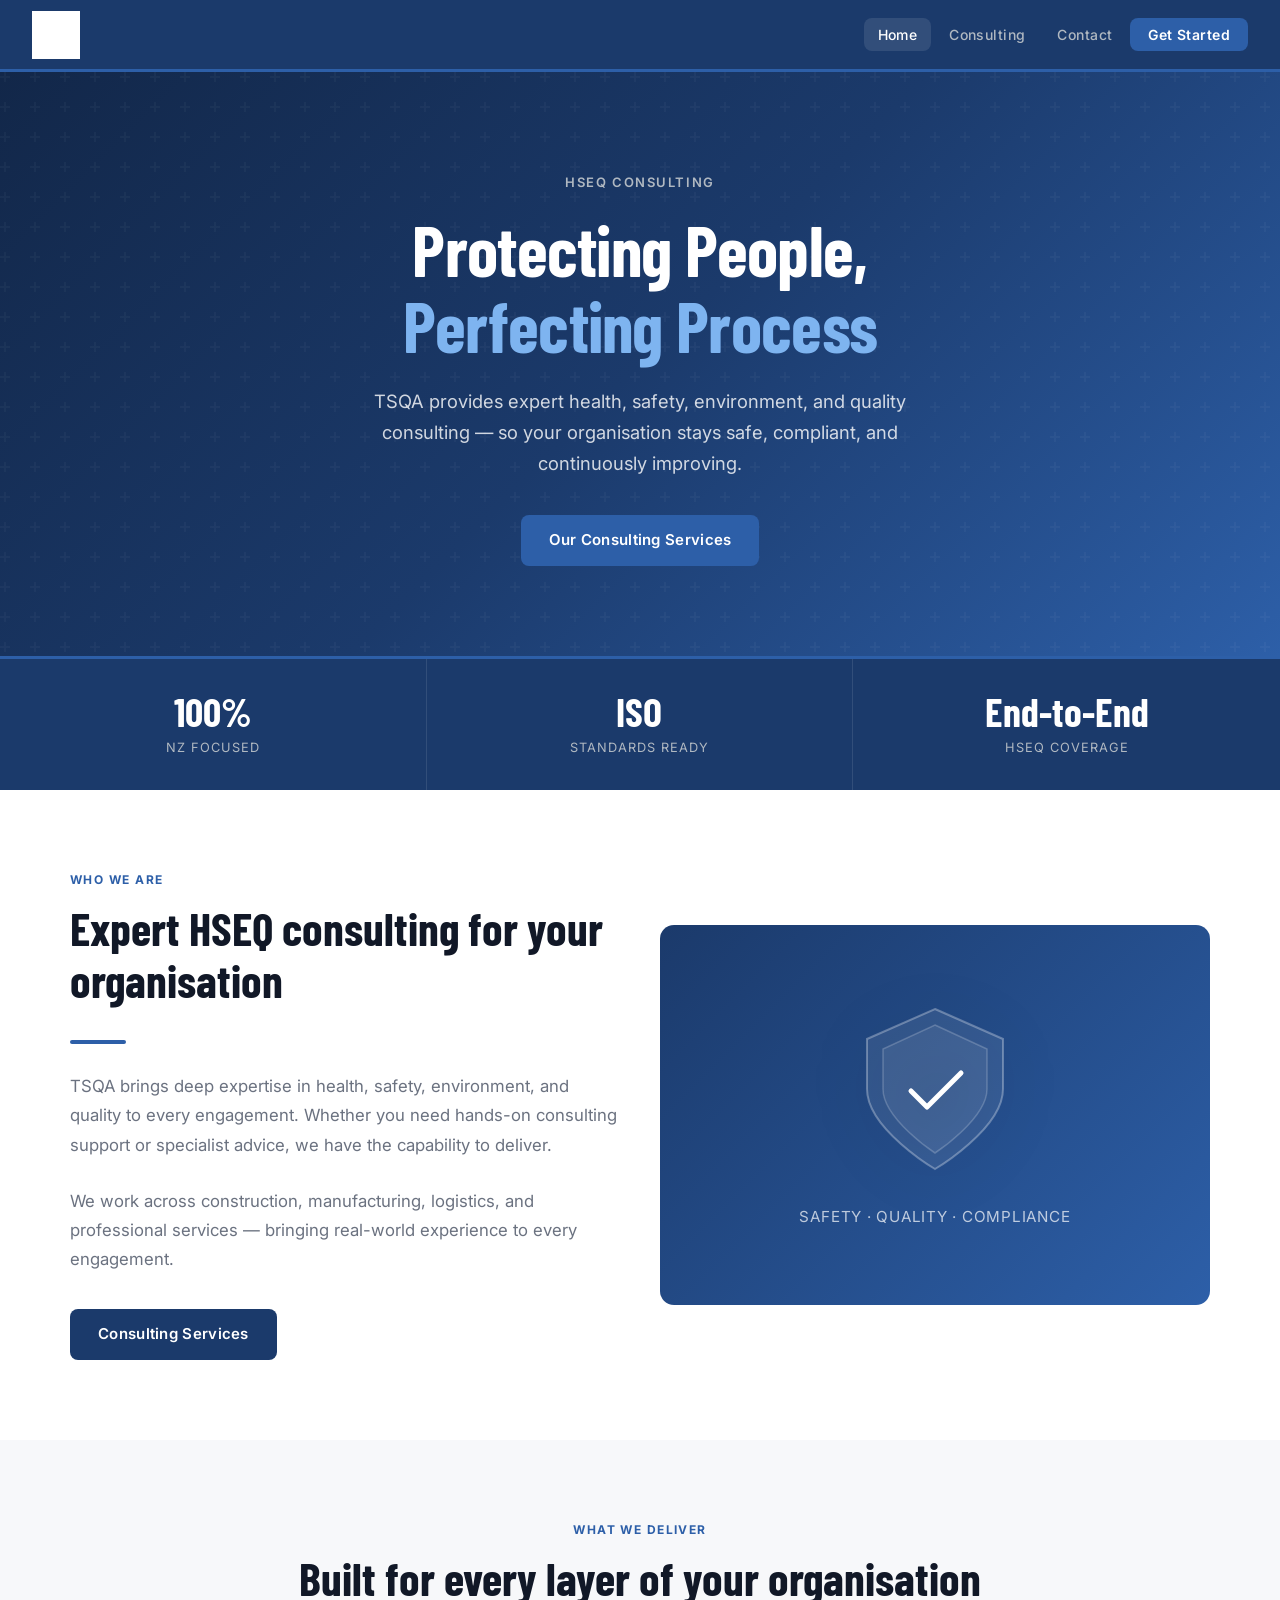
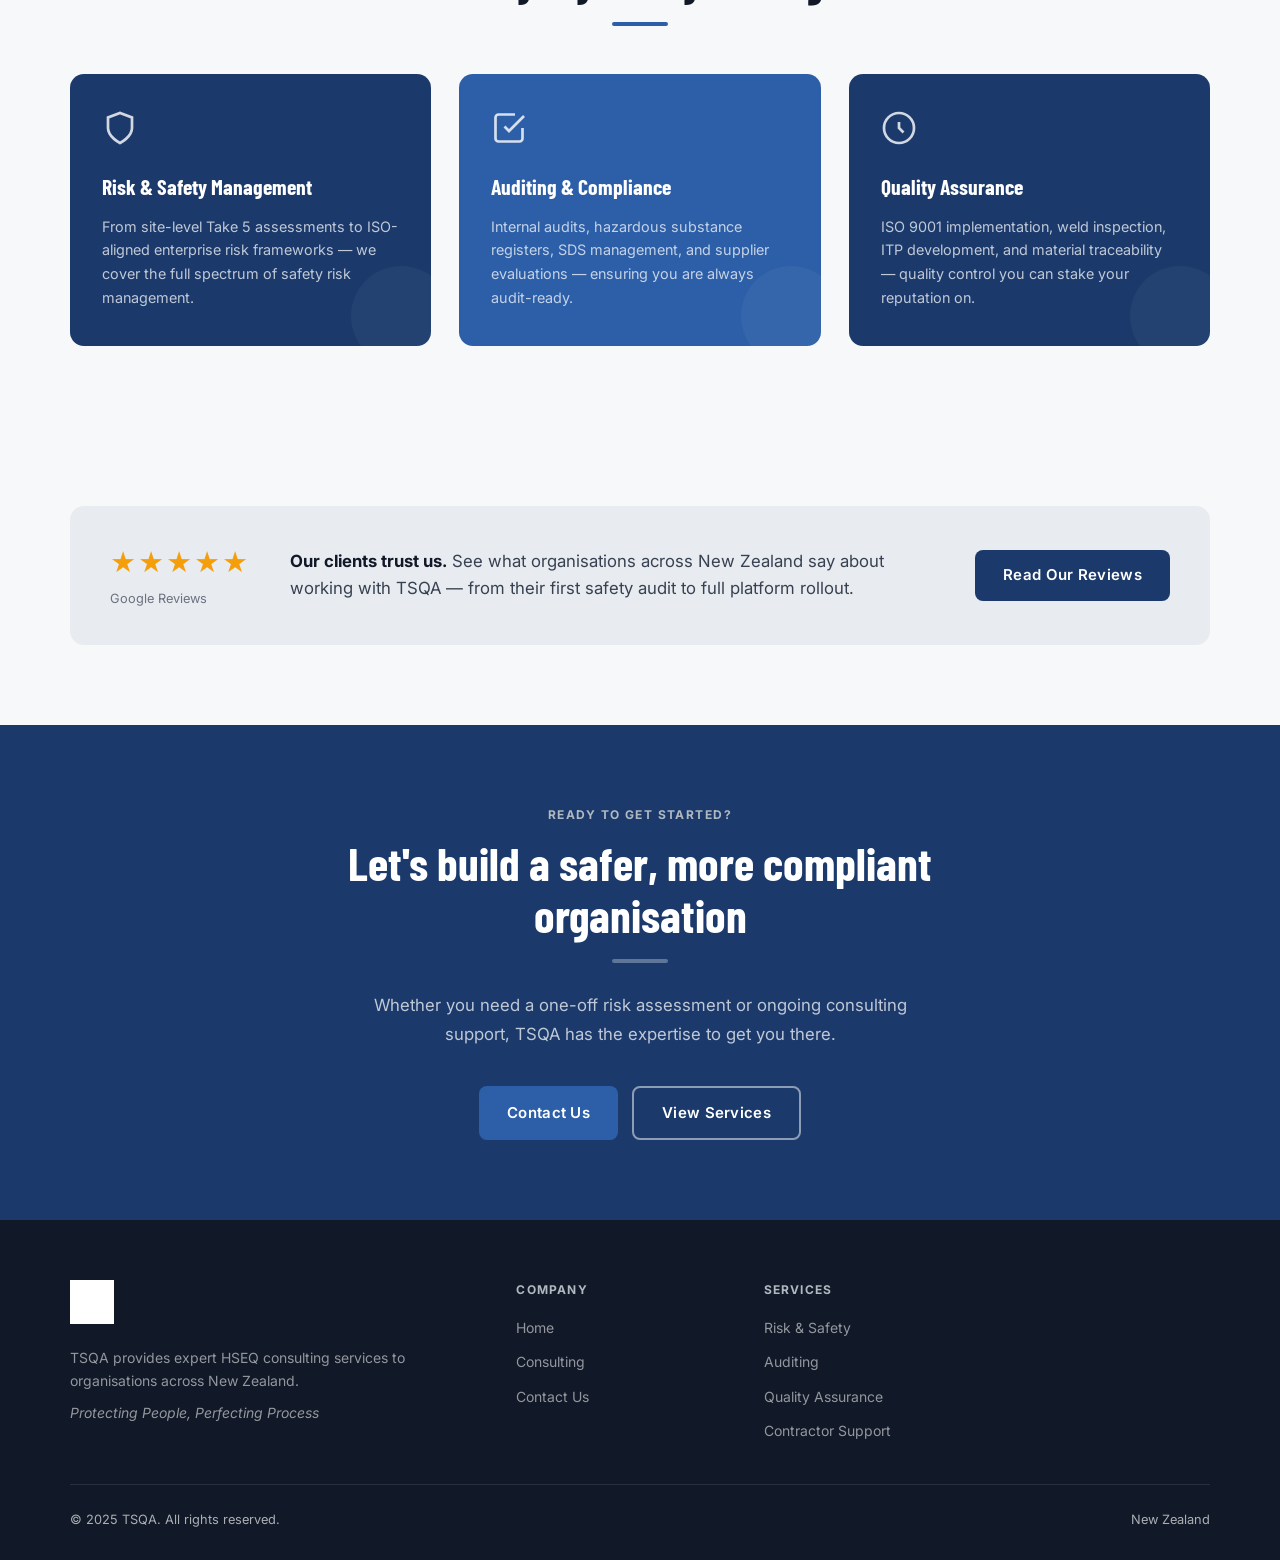
<file: index.html>
<!DOCTYPE html>
<html lang="en">
<head>
  <meta charset="UTF-8" />
  <meta name="viewport" content="width=device-width, initial-scale=1.0" />
  <title>TSQA — Protecting People, Perfecting Process</title>
  <meta name="description" content="TSQA delivers expert HSEQ consulting services. Protecting People, Perfecting Process." />
  <link rel="stylesheet" href="style.css" />
  <link rel="icon" type="image/png" href="logo.png" />
</head>
<body>

<!-- NAV -->
<nav>
  <a href="index.html" class="nav-logo">
    <img src="logo.png" alt="TSQA Logo" />
  </a>
  <button class="nav-toggle" id="navToggle" aria-label="Toggle menu">
    <span></span><span></span><span></span>
  </button>
  <ul class="nav-links" id="navLinks">
    <li><a href="index.html" class="active">Home</a></li>
    <li><a href="consulting.html">Consulting</a></li>
    <li><a href="contact.html">Contact</a></li>
    <li><a href="contact.html" class="nav-cta">Get Started</a></li>
  </ul>
</nav>

<!-- HERO -->
<section class="hero">
  <div class="hero-inner">
    <p class="hero-eyebrow">HSEQ Consulting</p>
    <h1>Protecting People,<br><em>Perfecting Process</em></h1>
    <p class="hero-sub">TSQA provides expert health, safety, environment, and quality consulting — so your organisation stays safe, compliant, and continuously improving.</p>
    <div class="hero-actions">
      <a href="consulting.html" class="btn btn-primary">Our Consulting Services</a>
    </div>
  </div>
</section>

<!-- STATS -->
<div class="stats-bar">
  <div class="stat-item">
    <div class="stat-num">100%</div>
    <div class="stat-label">NZ Focused</div>
  </div>
  <div class="stat-item">
    <div class="stat-num">ISO</div>
    <div class="stat-label">Standards Ready</div>
  </div>
  <div class="stat-item">
    <div class="stat-num">End-to-End</div>
    <div class="stat-label">HSEQ Coverage</div>
  </div>
</div>

<!-- WHO WE ARE -->
<section class="section section-light">
  <div class="container">
    <div class="grid-2">
      <div class="split-text">
        <p class="section-label">Who We Are</p>
        <h2 class="section-title">Expert HSEQ consulting for your organisation</h2>
        <div class="divider"></div>
        <p class="section-body">TSQA brings deep expertise in health, safety, environment, and quality to every engagement. Whether you need hands-on consulting support or specialist advice, we have the capability to deliver.</p>
        <br />
        <p class="section-body">We work across construction, manufacturing, logistics, and professional services — bringing real-world experience to every engagement.</p>
        <br />
        <div style="display:flex; gap:14px; flex-wrap:wrap; margin-top:8px;">
          <a href="consulting.html" class="btn btn-navy">Consulting Services</a>
        </div>
      </div>
      <div class="split-img">
        <div class="shield-graphic">
          <svg viewBox="0 0 160 180" fill="none" xmlns="http://www.w3.org/2000/svg">
            <path d="M80 8 L148 38 L148 88 C148 128 80 168 80 168 C80 168 12 128 12 88 L12 38 Z" fill="rgba(255,255,255,0.08)" stroke="rgba(255,255,255,0.3)" stroke-width="2"/>
            <path d="M80 24 L132 48 L132 88 C132 118 80 152 80 152 C80 152 28 118 28 88 L28 48 Z" fill="rgba(255,255,255,0.06)" stroke="rgba(255,255,255,0.2)" stroke-width="1.5"/>
            <path d="M56 90 L72 106 L106 72" stroke="white" stroke-width="5" stroke-linecap="round" stroke-linejoin="round"/>
          </svg>
          <p style="color:rgba(255,255,255,0.7); font-size:0.95rem; margin-top:16px; letter-spacing:0.05em;">SAFETY · QUALITY · COMPLIANCE</p>
        </div>
      </div>
    </div>
  </div>
</section>

<!-- PILLARS -->
<section class="section section-grey">
  <div class="container">
    <div style="text-align:center; margin-bottom:48px;">
      <p class="section-label" style="text-align:center;">What We Deliver</p>
      <h2 class="section-title" style="text-align:center;">Built for every layer of your organisation</h2>
      <div class="divider center"></div>
    </div>
    <div class="grid-3">
      <div class="pillar">
        <svg style="width:36px;height:36px;stroke:rgba(255,255,255,0.8);stroke-width:1.8;fill:none;margin-bottom:16px;" viewBox="0 0 24 24"><path d="M12 22s8-4 8-10V5l-8-3-8 3v7c0 6 8 10 8 10z"/></svg>
        <h3>Risk &amp; Safety Management</h3>
        <p>From site-level Take 5 assessments to ISO-aligned enterprise risk frameworks — we cover the full spectrum of safety risk management.</p>
      </div>
      <div class="pillar" style="background:var(--steel);">
        <svg style="width:36px;height:36px;stroke:rgba(255,255,255,0.8);stroke-width:1.8;fill:none;margin-bottom:16px;" viewBox="0 0 24 24"><path d="M9 11l3 3L22 4"/><path d="M21 12v7a2 2 0 01-2 2H5a2 2 0 01-2-2V5a2 2 0 012-2h11"/></svg>
        <h3>Auditing &amp; Compliance</h3>
        <p>Internal audits, hazardous substance registers, SDS management, and supplier evaluations — ensuring you are always audit-ready.</p>
      </div>
      <div class="pillar">
        <svg style="width:36px;height:36px;stroke:rgba(255,255,255,0.8);stroke-width:1.8;fill:none;margin-bottom:16px;" viewBox="0 0 24 24"><circle cx="12" cy="12" r="10"/><path d="M12 8v4l3 3"/></svg>
        <h3>Quality Assurance</h3>
        <p>ISO 9001 implementation, weld inspection, ITP development, and material traceability — quality control you can stake your reputation on.</p>
      </div>
    </div>
  </div>
</section>

<!-- REVIEWS CTA -->
<section class="section section-grey">
  <div class="container">
    <div class="review-banner">
      <div>
        <div class="review-stars">★★★★★</div>
        <p style="font-size:0.8rem;color:var(--muted);margin-top:4px;">Google Reviews</p>
      </div>
      <div class="review-text">
        <p><strong>Our clients trust us.</strong> See what organisations across New Zealand say about working with TSQA — from their first safety audit to full platform rollout.</p>
      </div>
      <a href="https://www.google.com/search?q=TSQA+reviews" target="_blank" rel="noopener" class="btn btn-navy">Read Our Reviews</a>
    </div>
  </div>
</section>

<!-- FINAL CTA -->
<section class="section section-navy">
  <div class="container" style="text-align:center;">
    <p class="section-label on-dark" style="text-align:center;">Ready to get started?</p>
    <h2 class="section-title on-dark" style="text-align:center; max-width:600px; margin:0 auto 16px;">Let's build a safer, more compliant organisation</h2>
    <div class="divider center" style="background:rgba(255,255,255,0.3);"></div>
    <p class="section-body on-dark" style="margin:0 auto 36px; text-align:center;">Whether you need a one-off risk assessment or ongoing consulting support, TSQA has the expertise to get you there.</p>
    <div style="display:flex;gap:14px;justify-content:center;flex-wrap:wrap;">
      <a href="contact.html" class="btn btn-primary">Contact Us</a>
      <a href="consulting.html" class="btn btn-outline">View Services</a>
    </div>
  </div>
</section>

<!-- FOOTER -->
<footer>
  <div class="footer-grid">
    <div class="footer-brand">
      <img src="logo.png" alt="TSQA" />
      <p>TSQA provides expert HSEQ consulting services to organisations across New Zealand.</p>
      <p class="footer-tagline">Protecting People, Perfecting Process</p>
    </div>
    <div class="footer-col">
      <h4>Company</h4>
      <ul>
        <li><a href="index.html">Home</a></li>
        <li><a href="consulting.html">Consulting</a></li>
        <li><a href="contact.html">Contact Us</a></li>
      </ul>
    </div>
    <div class="footer-col">
      <h4>Services</h4>
      <ul>
        <li><a href="consulting.html#risk">Risk &amp; Safety</a></li>
        <li><a href="consulting.html#auditing">Auditing</a></li>
        <li><a href="consulting.html#quality">Quality Assurance</a></li>
        <li><a href="consulting.html#contractor">Contractor Support</a></li>
      </ul>
    </div>
  </div>
  <div class="footer-bottom">
    <span>&copy; 2025 TSQA. All rights reserved.</span>
    <span>New Zealand</span>
  </div>
</footer>

<script>
  const toggle = document.getElementById('navToggle');
  const links = document.getElementById('navLinks');
  toggle.addEventListener('click', () => links.classList.toggle('open'));
</script>

</body>
</html>
</file>
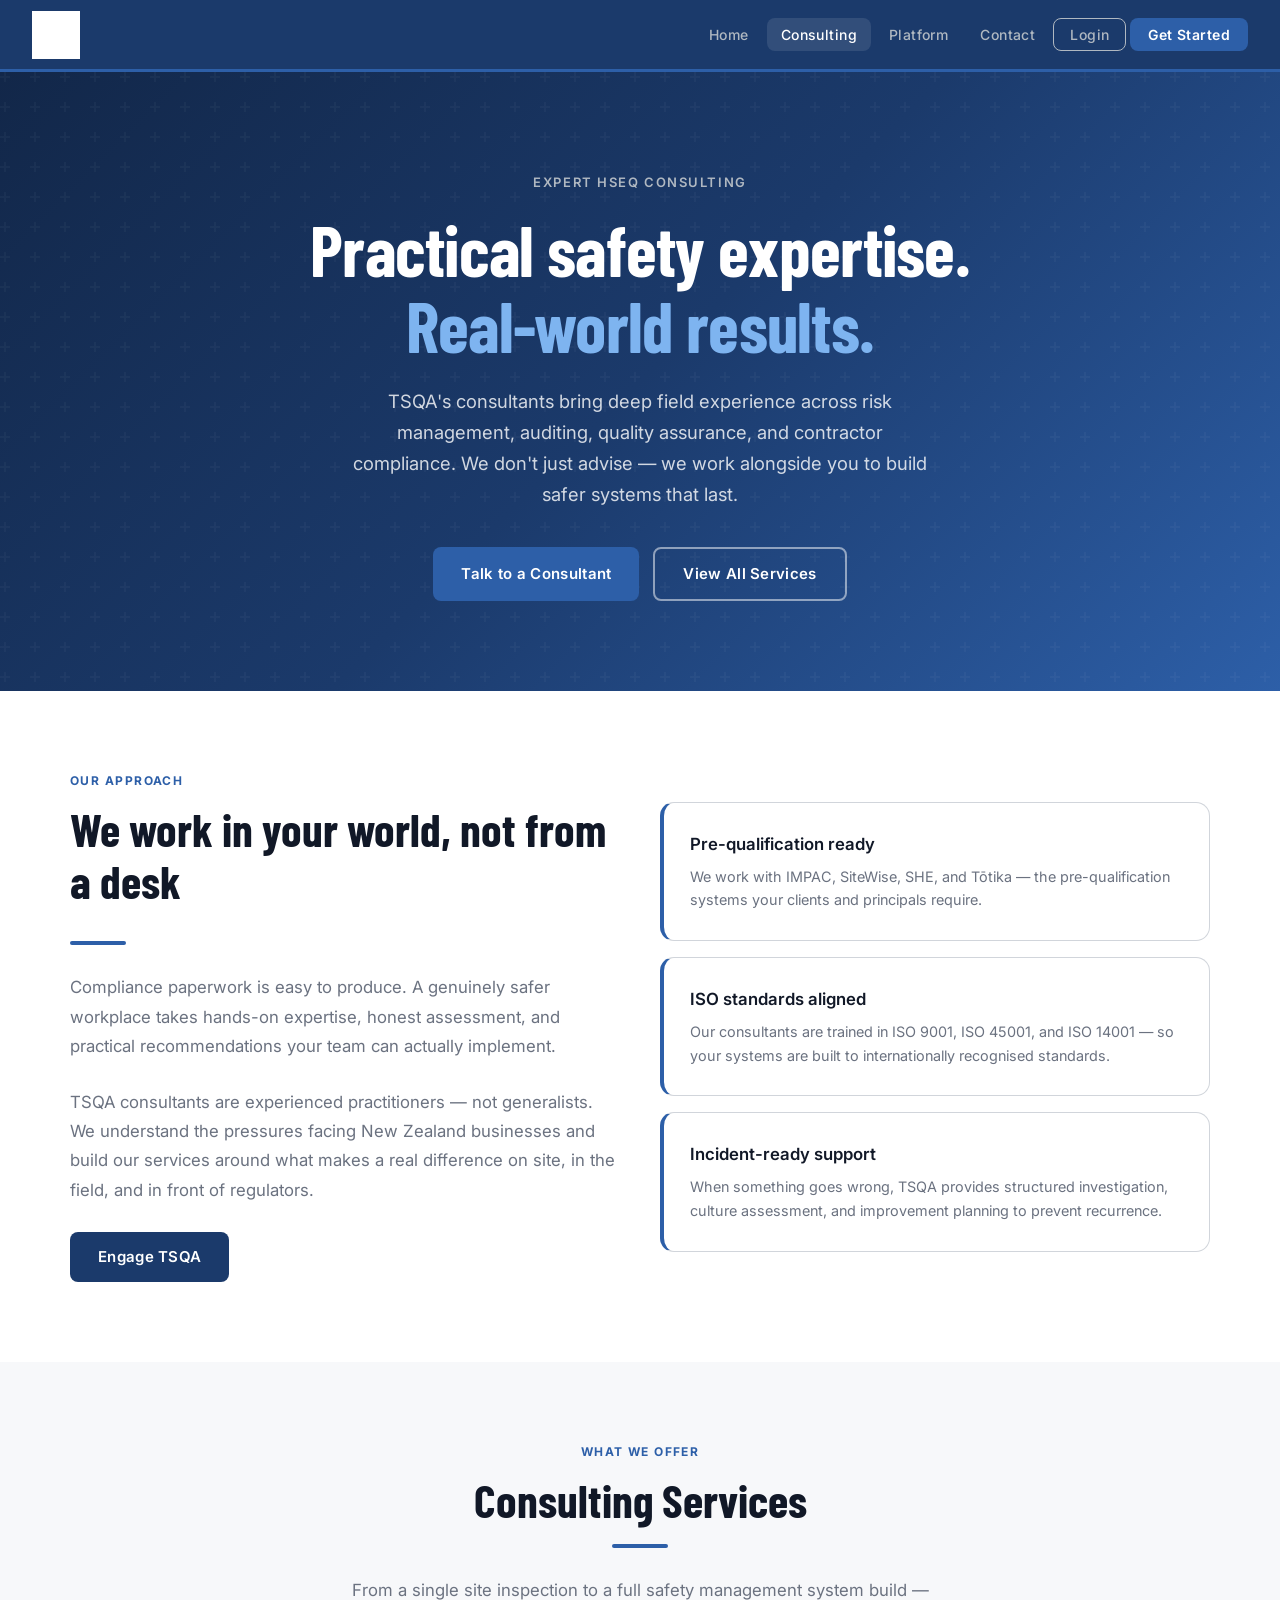
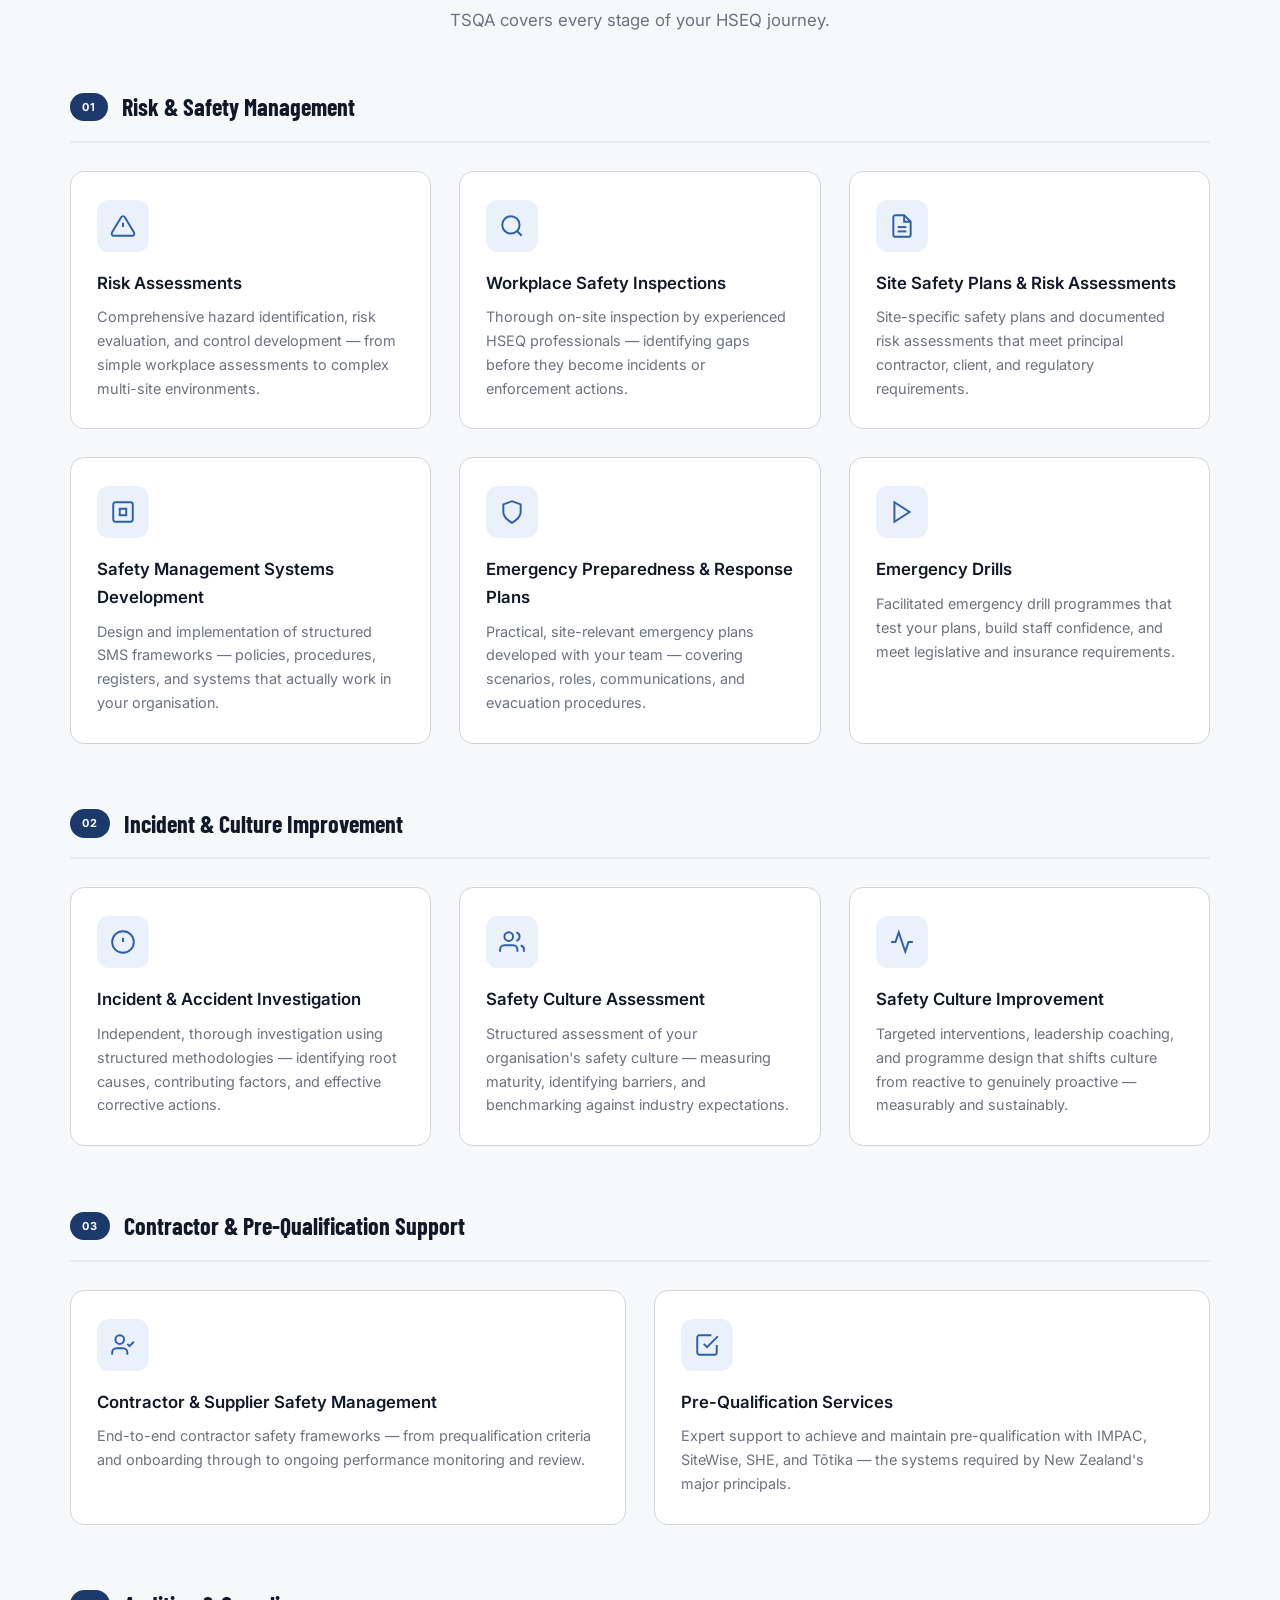
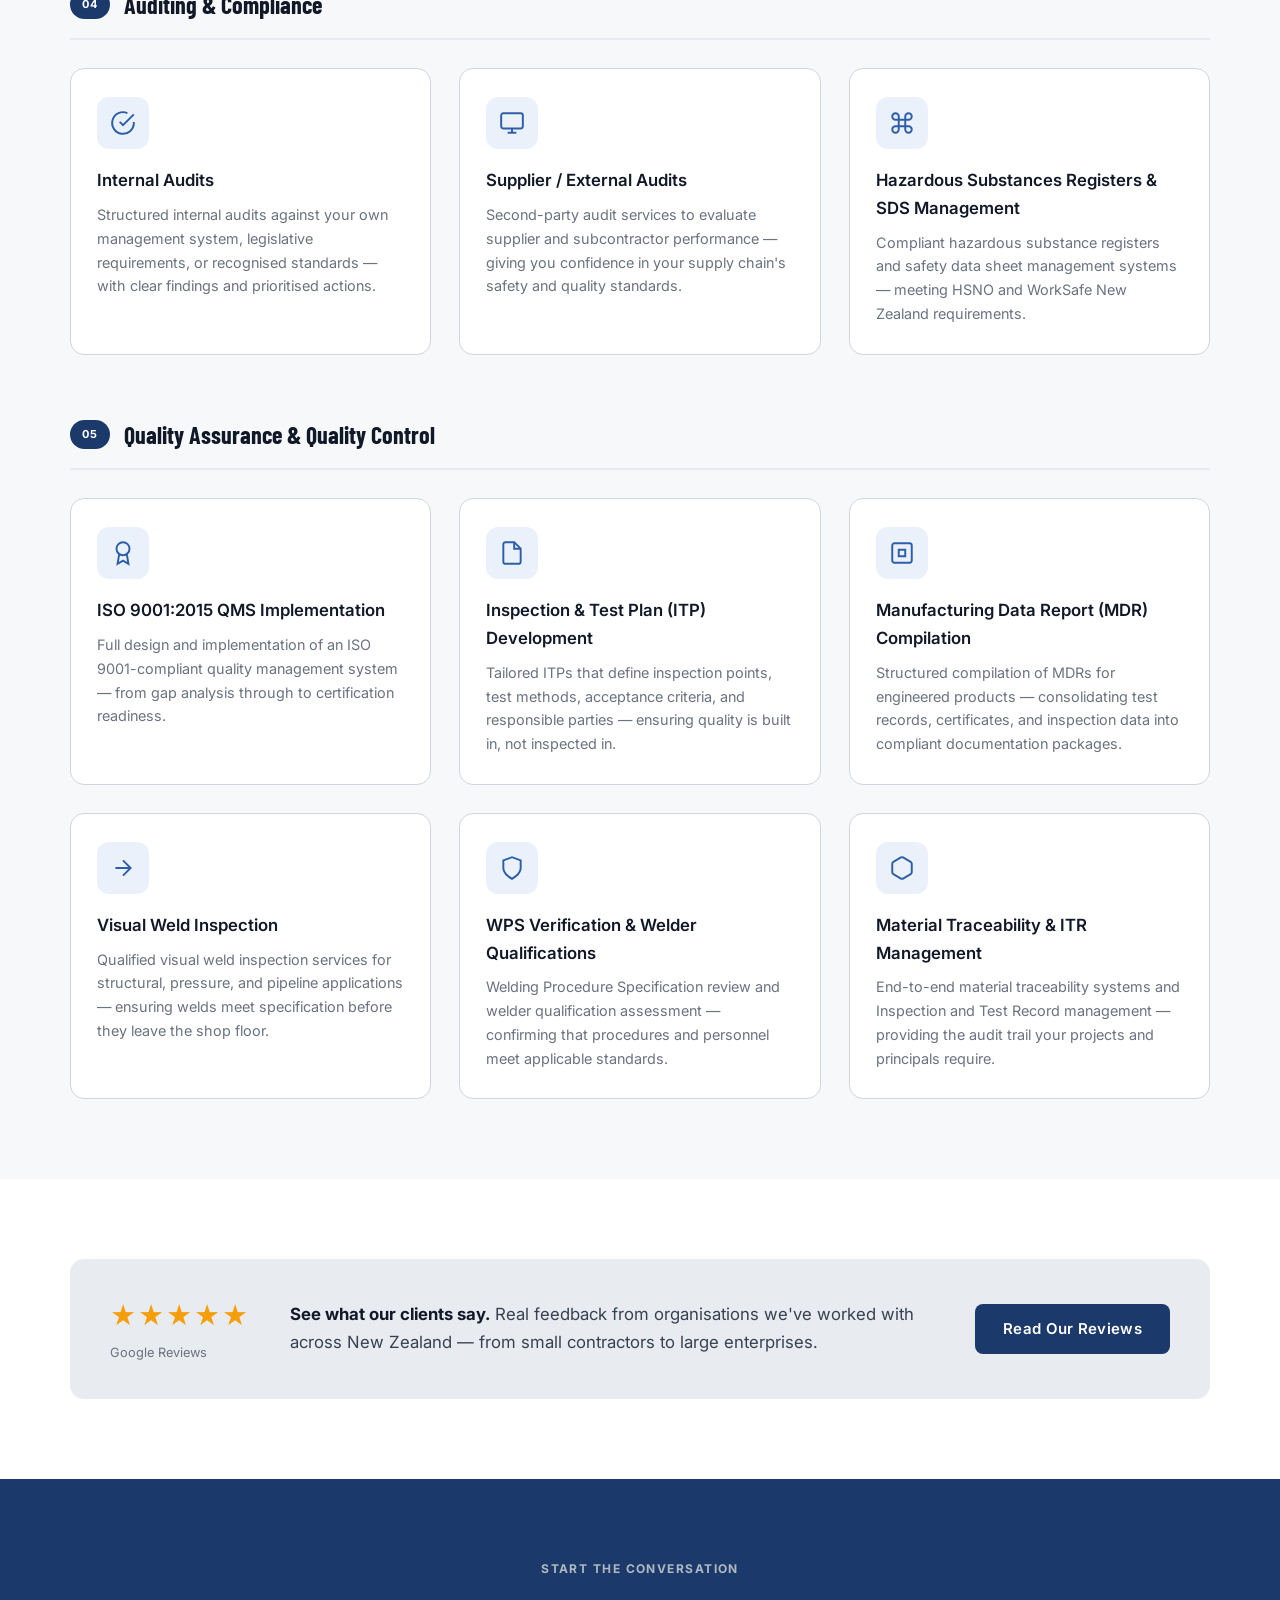
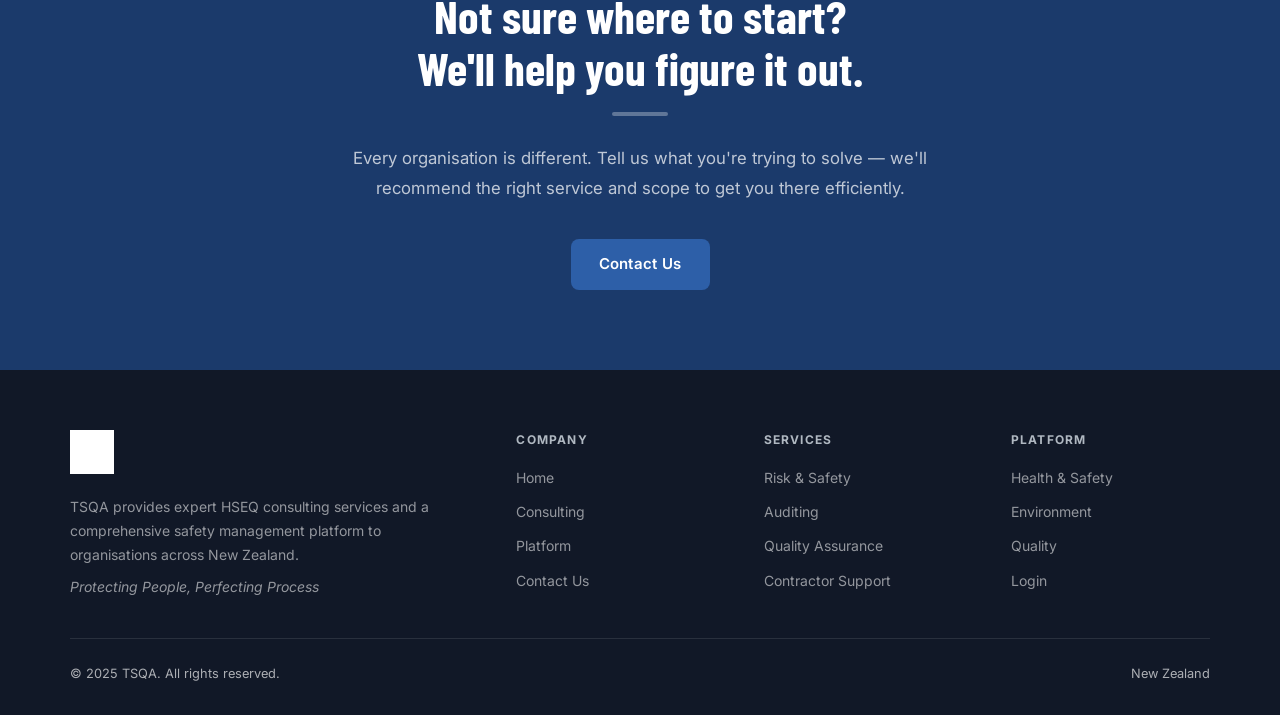
<file: consulting.html>
<!DOCTYPE html>
<html lang="en">
<head>
  <meta charset="UTF-8" />
  <meta name="viewport" content="width=device-width, initial-scale=1.0" />
  <title>Consulting Services — TSQA</title>
  <meta name="description" content="TSQA consulting services: risk assessments, safety audits, ISO compliance, quality assurance, and contractor management across New Zealand." />
  <link rel="stylesheet" href="style.css" />
  <link rel="icon" type="image/png" href="logo.png" />
</head>
<body>

<!-- NAV -->
<nav>
  <a href="index.html" class="nav-logo">
    <img src="logo.png" alt="TSQA Logo" />
  </a>
  <button class="nav-toggle" id="navToggle" aria-label="Toggle menu">
    <span></span><span></span><span></span>
  </button>
  <ul class="nav-links" id="navLinks">
    <li><a href="index.html">Home</a></li>
    <li><a href="consulting.html" class="active">Consulting</a></li>
    <li><a href="platform.html">Platform</a></li>
    <li><a href="contact.html">Contact</a></li>
    <li><a href="platform.html#login" class="nav-login">Login</a></li>
    <li><a href="contact.html" class="nav-cta">Get Started</a></li>
  </ul>
</nav>

<!-- HERO -->
<section class="hero">
  <div class="hero-inner">
    <p class="hero-eyebrow">Expert HSEQ Consulting</p>
    <h1>Practical safety expertise.<br><em>Real-world results.</em></h1>
    <p class="hero-sub">TSQA's consultants bring deep field experience across risk management, auditing, quality assurance, and contractor compliance. We don't just advise — we work alongside you to build safer systems that last.</p>
    <div class="hero-actions">
      <a href="contact.html" class="btn btn-primary">Talk to a Consultant</a>
      <a href="#services" class="btn btn-outline">View All Services</a>
    </div>
  </div>
</section>

<!-- INTRO SPLIT -->
<section class="section section-light">
  <div class="container">
    <div class="grid-2">
      <div class="split-text">
        <p class="section-label">Our Approach</p>
        <h2 class="section-title">We work in your world, not from a desk</h2>
        <div class="divider"></div>
        <p class="section-body">Compliance paperwork is easy to produce. A genuinely safer workplace takes hands-on expertise, honest assessment, and practical recommendations your team can actually implement.</p>
        <br />
        <p class="section-body">TSQA consultants are experienced practitioners — not generalists. We understand the pressures facing New Zealand businesses and build our services around what makes a real difference on site, in the field, and in front of regulators.</p>
        <br />
        <a href="contact.html" class="btn btn-navy" style="align-self:flex-start;">Engage TSQA</a>
      </div>
      <div style="display:flex; flex-direction:column; gap:16px; justify-content:center;">
        <div class="card" style="border-left:4px solid var(--steel);">
          <h3 style="margin-bottom:6px;">Pre-qualification ready</h3>
          <p>We work with IMPAC, SiteWise, SHE, and Tōtika — the pre-qualification systems your clients and principals require.</p>
        </div>
        <div class="card" style="border-left:4px solid var(--steel);">
          <h3 style="margin-bottom:6px;">ISO standards aligned</h3>
          <p>Our consultants are trained in ISO 9001, ISO 45001, and ISO 14001 — so your systems are built to internationally recognised standards.</p>
        </div>
        <div class="card" style="border-left:4px solid var(--steel);">
          <h3 style="margin-bottom:6px;">Incident-ready support</h3>
          <p>When something goes wrong, TSQA provides structured investigation, culture assessment, and improvement planning to prevent recurrence.</p>
        </div>
      </div>
    </div>
  </div>
</section>

<!-- SERVICES GRID -->
<section class="section section-grey" id="services">
  <div class="container">
    <div style="text-align:center; margin-bottom:52px;">
      <p class="section-label" style="text-align:center;">What We Offer</p>
      <h2 class="section-title" style="text-align:center;">Consulting Services</h2>
      <div class="divider center"></div>
      <p class="section-body" style="margin:0 auto; text-align:center;">From a single site inspection to a full safety management system build — TSQA covers every stage of your HSEQ journey.</p>
    </div>

    <!-- RISK & SAFETY -->
    <div id="risk" style="margin-bottom:60px;">
      <div class="cat-header">
        <span class="cat-badge">01</span>
        <span class="cat-title">Risk &amp; Safety Management</span>
      </div>
      <div class="grid-3">
        <div class="card">
          <div class="card-icon">
            <svg viewBox="0 0 24 24"><path d="M10.29 3.86L1.82 18a2 2 0 001.71 3h16.94a2 2 0 001.71-3L13.71 3.86a2 2 0 00-3.42 0z"/><line x1="12" y1="9" x2="12" y2="13"/><line x1="12" y1="17" x2="12.01" y2="17"/></svg>
          </div>
          <h3>Risk Assessments</h3>
          <p>Comprehensive hazard identification, risk evaluation, and control development — from simple workplace assessments to complex multi-site environments.</p>
        </div>
        <div class="card">
          <div class="card-icon">
            <svg viewBox="0 0 24 24"><circle cx="11" cy="11" r="8"/><path d="M21 21l-4.35-4.35"/></svg>
          </div>
          <h3>Workplace Safety Inspections</h3>
          <p>Thorough on-site inspection by experienced HSEQ professionals — identifying gaps before they become incidents or enforcement actions.</p>
        </div>
        <div class="card">
          <div class="card-icon">
            <svg viewBox="0 0 24 24"><path d="M14 2H6a2 2 0 00-2 2v16a2 2 0 002 2h12a2 2 0 002-2V8z"/><polyline points="14 2 14 8 20 8"/><line x1="16" y1="13" x2="8" y2="13"/><line x1="16" y1="17" x2="8" y2="17"/></svg>
          </div>
          <h3>Site Safety Plans &amp; Risk Assessments</h3>
          <p>Site-specific safety plans and documented risk assessments that meet principal contractor, client, and regulatory requirements.</p>
        </div>
        <div class="card">
          <div class="card-icon">
            <svg viewBox="0 0 24 24"><rect x="3" y="3" width="18" height="18" rx="2"/><path d="M9 9h6v6H9z"/></svg>
          </div>
          <h3>Safety Management Systems Development</h3>
          <p>Design and implementation of structured SMS frameworks — policies, procedures, registers, and systems that actually work in your organisation.</p>
        </div>
        <div class="card">
          <div class="card-icon">
            <svg viewBox="0 0 24 24"><path d="M12 22s8-4 8-10V5l-8-3-8 3v7c0 6 8 10 8 10z"/></svg>
          </div>
          <h3>Emergency Preparedness &amp; Response Plans</h3>
          <p>Practical, site-relevant emergency plans developed with your team — covering scenarios, roles, communications, and evacuation procedures.</p>
        </div>
        <div class="card">
          <div class="card-icon">
            <svg viewBox="0 0 24 24"><path d="M5 3l14 9-14 9V3z"/></svg>
          </div>
          <h3>Emergency Drills</h3>
          <p>Facilitated emergency drill programmes that test your plans, build staff confidence, and meet legislative and insurance requirements.</p>
        </div>
      </div>
    </div>

    <!-- INCIDENT & CULTURE -->
    <div id="incident" style="margin-bottom:60px;">
      <div class="cat-header">
        <span class="cat-badge">02</span>
        <span class="cat-title">Incident &amp; Culture Improvement</span>
      </div>
      <div class="grid-3">
        <div class="card">
          <div class="card-icon">
            <svg viewBox="0 0 24 24"><circle cx="12" cy="12" r="10"/><line x1="12" y1="8" x2="12" y2="12"/><line x1="12" y1="16" x2="12.01" y2="16"/></svg>
          </div>
          <h3>Incident &amp; Accident Investigation</h3>
          <p>Independent, thorough investigation using structured methodologies — identifying root causes, contributing factors, and effective corrective actions.</p>
        </div>
        <div class="card">
          <div class="card-icon">
            <svg viewBox="0 0 24 24"><path d="M17 21v-2a4 4 0 00-4-4H5a4 4 0 00-4 4v2"/><circle cx="9" cy="7" r="4"/><path d="M23 21v-2a4 4 0 00-3-3.87"/><path d="M16 3.13a4 4 0 010 7.75"/></svg>
          </div>
          <h3>Safety Culture Assessment</h3>
          <p>Structured assessment of your organisation's safety culture — measuring maturity, identifying barriers, and benchmarking against industry expectations.</p>
        </div>
        <div class="card">
          <div class="card-icon">
            <svg viewBox="0 0 24 24"><polyline points="22 12 18 12 15 21 9 3 6 12 2 12"/></svg>
          </div>
          <h3>Safety Culture Improvement</h3>
          <p>Targeted interventions, leadership coaching, and programme design that shifts culture from reactive to genuinely proactive — measurably and sustainably.</p>
        </div>
      </div>
    </div>

    <!-- CONTRACTOR -->
    <div id="contractor" style="margin-bottom:60px;">
      <div class="cat-header">
        <span class="cat-badge">03</span>
        <span class="cat-title">Contractor &amp; Pre-Qualification Support</span>
      </div>
      <div class="grid-3">
        <div class="card">
          <div class="card-icon">
            <svg viewBox="0 0 24 24"><path d="M16 21v-2a4 4 0 00-4-4H6a4 4 0 00-4 4v2"/><circle cx="9" cy="7" r="4"/><polyline points="16 11 18 13 22 9"/></svg>
          </div>
          <h3>Contractor &amp; Supplier Safety Management</h3>
          <p>End-to-end contractor safety frameworks — from prequalification criteria and onboarding through to ongoing performance monitoring and review.</p>
        </div>
        <div class="card">
          <div class="card-icon">
            <svg viewBox="0 0 24 24"><path d="M9 11l3 3L22 4"/><path d="M21 12v7a2 2 0 01-2 2H5a2 2 0 01-2-2V5a2 2 0 012-2h11"/></svg>
          </div>
          <h3>Pre-Qualification Services</h3>
          <p>Expert support to achieve and maintain pre-qualification with IMPAC, SiteWise, SHE, and Tōtika — the systems required by New Zealand's major principals.</p>
        </div>
      </div>
    </div>

    <!-- AUDITING -->
    <div id="auditing" style="margin-bottom:60px;">
      <div class="cat-header">
        <span class="cat-badge">04</span>
        <span class="cat-title">Auditing &amp; Compliance</span>
      </div>
      <div class="grid-3">
        <div class="card">
          <div class="card-icon">
            <svg viewBox="0 0 24 24"><path d="M22 11.08V12a10 10 0 11-5.93-9.14"/><polyline points="22 4 12 14.01 9 11.01"/></svg>
          </div>
          <h3>Internal Audits</h3>
          <p>Structured internal audits against your own management system, legislative requirements, or recognised standards — with clear findings and prioritised actions.</p>
        </div>
        <div class="card">
          <div class="card-icon">
            <svg viewBox="0 0 24 24"><rect x="2" y="3" width="20" height="14" rx="2"/><line x1="8" y1="21" x2="16" y2="21"/><line x1="12" y1="17" x2="12" y2="21"/></svg>
          </div>
          <h3>Supplier / External Audits</h3>
          <p>Second-party audit services to evaluate supplier and subcontractor performance — giving you confidence in your supply chain's safety and quality standards.</p>
        </div>
        <div class="card">
          <div class="card-icon">
            <svg viewBox="0 0 24 24"><path d="M18 3a3 3 0 00-3 3v12a3 3 0 003 3 3 3 0 003-3 3 3 0 00-3-3H6a3 3 0 00-3 3 3 3 0 003 3 3 3 0 003-3V6a3 3 0 00-3-3 3 3 0 00-3 3 3 3 0 003 3h12a3 3 0 003-3 3 3 0 00-3-3z"/></svg>
          </div>
          <h3>Hazardous Substances Registers &amp; SDS Management</h3>
          <p>Compliant hazardous substance registers and safety data sheet management systems — meeting HSNO and WorkSafe New Zealand requirements.</p>
        </div>
      </div>
    </div>

    <!-- QUALITY -->
    <div id="quality">
      <div class="cat-header">
        <span class="cat-badge">05</span>
        <span class="cat-title">Quality Assurance &amp; Quality Control</span>
      </div>
      <div class="grid-3">
        <div class="card">
          <div class="card-icon">
            <svg viewBox="0 0 24 24"><circle cx="12" cy="8" r="6"/><path d="M15.477 12.89L17 22l-5-3-5 3 1.523-9.11"/></svg>
          </div>
          <h3>ISO 9001:2015 QMS Implementation</h3>
          <p>Full design and implementation of an ISO 9001-compliant quality management system — from gap analysis through to certification readiness.</p>
        </div>
        <div class="card">
          <div class="card-icon">
            <svg viewBox="0 0 24 24"><path d="M14 2H6a2 2 0 00-2 2v16a2 2 0 002 2h12a2 2 0 002-2V8z"/><polyline points="14 2 14 8 20 8"/></svg>
          </div>
          <h3>Inspection &amp; Test Plan (ITP) Development</h3>
          <p>Tailored ITPs that define inspection points, test methods, acceptance criteria, and responsible parties — ensuring quality is built in, not inspected in.</p>
        </div>
        <div class="card">
          <div class="card-icon">
            <svg viewBox="0 0 24 24"><rect x="3" y="3" width="18" height="18" rx="2"/><path d="M9 9h6v6H9z"/></svg>
          </div>
          <h3>Manufacturing Data Report (MDR) Compilation</h3>
          <p>Structured compilation of MDRs for engineered products — consolidating test records, certificates, and inspection data into compliant documentation packages.</p>
        </div>
        <div class="card">
          <div class="card-icon">
            <svg viewBox="0 0 24 24"><line x1="5" y1="12" x2="19" y2="12"/><path d="M12 5l7 7-7 7"/></svg>
          </div>
          <h3>Visual Weld Inspection</h3>
          <p>Qualified visual weld inspection services for structural, pressure, and pipeline applications — ensuring welds meet specification before they leave the shop floor.</p>
        </div>
        <div class="card">
          <div class="card-icon">
            <svg viewBox="0 0 24 24"><path d="M12 22s8-4 8-10V5l-8-3-8 3v7c0 6 8 10 8 10z"/></svg>
          </div>
          <h3>WPS Verification &amp; Welder Qualifications</h3>
          <p>Welding Procedure Specification review and welder qualification assessment — confirming that procedures and personnel meet applicable standards.</p>
        </div>
        <div class="card">
          <div class="card-icon">
            <svg viewBox="0 0 24 24"><path d="M21 16V8a2 2 0 00-1-1.73l-7-4a2 2 0 00-2 0l-7 4A2 2 0 003 8v8a2 2 0 001 1.73l7 4a2 2 0 002 0l7-4A2 2 0 0021 16z"/></svg>
          </div>
          <h3>Material Traceability &amp; ITR Management</h3>
          <p>End-to-end material traceability systems and Inspection and Test Record management — providing the audit trail your projects and principals require.</p>
        </div>
      </div>
    </div>
  </div>
</section>

<!-- REVIEWS -->
<section class="section section-light">
  <div class="container">
    <div class="review-banner">
      <div>
        <div class="review-stars">★★★★★</div>
        <p style="font-size:0.8rem;color:var(--muted);margin-top:4px;">Google Reviews</p>
      </div>
      <div class="review-text">
        <p><strong>See what our clients say.</strong> Real feedback from organisations we've worked with across New Zealand — from small contractors to large enterprises.</p>
      </div>
      <a href="https://www.google.com/search?q=TSQA+reviews" target="_blank" rel="noopener" class="btn btn-navy">Read Our Reviews</a>
    </div>
  </div>
</section>

<!-- CTA -->
<section class="section section-navy">
  <div class="container" style="text-align:center;">
    <p class="section-label on-dark" style="text-align:center;">Start the conversation</p>
    <h2 class="section-title on-dark" style="text-align:center; max-width:600px; margin:0 auto 16px;">Not sure where to start?<br>We'll help you figure it out.</h2>
    <div class="divider center" style="background:rgba(255,255,255,0.3);"></div>
    <p class="section-body on-dark" style="margin:0 auto 36px; text-align:center;">Every organisation is different. Tell us what you're trying to solve — we'll recommend the right service and scope to get you there efficiently.</p>
    <a href="contact.html" class="btn btn-primary">Contact Us</a>
  </div>
</section>

<!-- FOOTER -->
<footer>
  <div class="footer-grid">
    <div class="footer-brand">
      <img src="logo.png" alt="TSQA" />
      <p>TSQA provides expert HSEQ consulting services and a comprehensive safety management platform to organisations across New Zealand.</p>
      <p class="footer-tagline">Protecting People, Perfecting Process</p>
    </div>
    <div class="footer-col">
      <h4>Company</h4>
      <ul>
        <li><a href="index.html">Home</a></li>
        <li><a href="consulting.html">Consulting</a></li>
        <li><a href="platform.html">Platform</a></li>
        <li><a href="contact.html">Contact Us</a></li>
      </ul>
    </div>
    <div class="footer-col">
      <h4>Services</h4>
      <ul>
        <li><a href="#risk">Risk &amp; Safety</a></li>
        <li><a href="#auditing">Auditing</a></li>
        <li><a href="#quality">Quality Assurance</a></li>
        <li><a href="#contractor">Contractor Support</a></li>
      </ul>
    </div>
    <div class="footer-col">
      <h4>Platform</h4>
      <ul>
        <li><a href="platform.html#hs">Health &amp; Safety</a></li>
        <li><a href="platform.html#env">Environment</a></li>
        <li><a href="platform.html#quality">Quality</a></li>
        <li><a href="platform.html#login">Login</a></li>
      </ul>
    </div>
  </div>
  <div class="footer-bottom">
    <span>&copy; 2025 TSQA. All rights reserved.</span>
    <span>New Zealand</span>
  </div>
</footer>

<script>
  const toggle = document.getElementById('navToggle');
  const links = document.getElementById('navLinks');
  toggle.addEventListener('click', () => links.classList.toggle('open'));
</script>

</body>
</html>
</file>
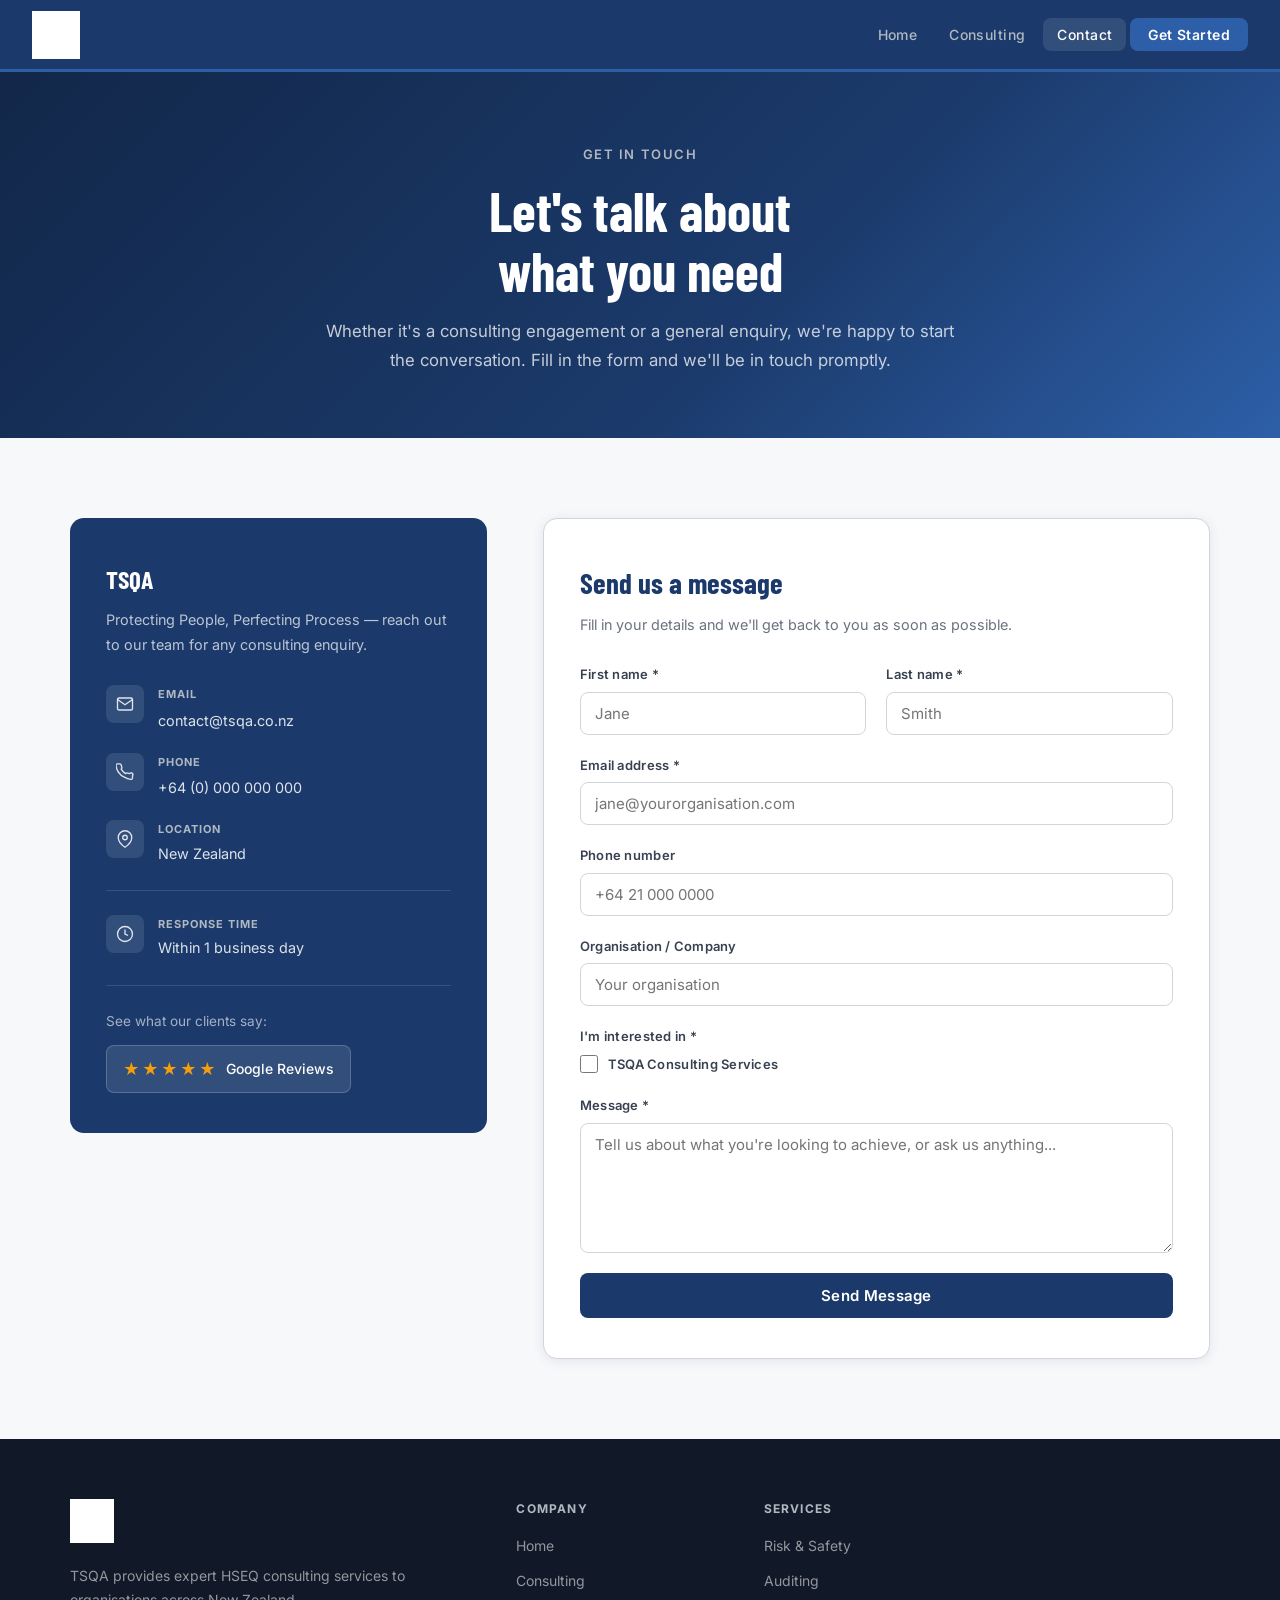
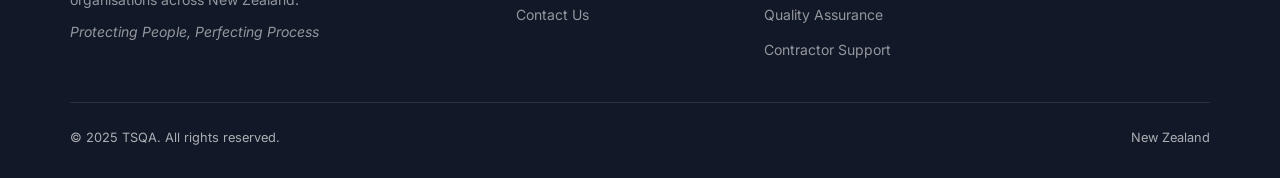
<file: contact.html>
<!DOCTYPE html>
<html lang="en">
<head>
  <meta charset="UTF-8" />
  <meta name="viewport" content="width=device-width, initial-scale=1.0" />
  <title>Contact Us — TSQA</title>
  <meta name="description" content="Get in touch with TSQA for HSEQ consulting services. We're here to help." />
  <link rel="stylesheet" href="style.css" />
  <link rel="icon" type="image/png" href="logo.png" />
  <style>
    .contact-layout {
      display: grid;
      grid-template-columns: 1fr 1.6fr;
      gap: 56px;
      align-items: start;
    }
    .contact-info-card {
      background: var(--navy);
      border-radius: var(--radius-lg);
      padding: 40px 36px;
      color: var(--white);
      position: sticky;
      top: 92px;
    }
    .contact-info-card h3 {
      font-family: var(--font-display);
      font-size: 1.6rem;
      font-weight: 700;
      color: var(--white);
      margin-bottom: 8px;
    }
    .contact-info-card p {
      font-size: 0.9rem;
      color: rgba(255,255,255,0.70);
      line-height: 1.7;
      margin-bottom: 28px;
    }
    .contact-detail {
      display: flex;
      align-items: flex-start;
      gap: 14px;
      margin-bottom: 20px;
    }
    .contact-detail-icon {
      width: 38px;
      height: 38px;
      border-radius: 8px;
      background: rgba(255,255,255,0.10);
      display: flex;
      align-items: center;
      justify-content: center;
      flex-shrink: 0;
    }
    .contact-detail-icon svg {
      width: 18px;
      height: 18px;
      stroke: rgba(255,255,255,0.85);
      stroke-width: 1.8;
      fill: none;
    }
    .contact-detail-text span {
      display: block;
      font-size: 11px;
      font-weight: 700;
      letter-spacing: 0.09em;
      text-transform: uppercase;
      color: var(--silver);
      margin-bottom: 3px;
    }
    .contact-detail-text a,
    .contact-detail-text p {
      font-size: 0.9rem;
      color: rgba(255,255,255,0.85);
      text-decoration: none;
      margin: 0;
    }
    .contact-detail-text a:hover { color: var(--white); text-decoration: underline; }
    .contact-sep { border: none; border-top: 1px solid rgba(255,255,255,0.12); margin: 24px 0; }
    .form-card {
      background: var(--white);
      border: 1px solid var(--border);
      border-radius: var(--radius-lg);
      padding: 40px 36px;
      box-shadow: var(--shadow);
    }
    .form-card h2 {
      font-family: var(--font-display);
      font-size: 1.8rem;
      font-weight: 700;
      color: var(--navy);
      margin-bottom: 6px;
    }
    .form-card > p {
      font-size: 0.9rem;
      color: var(--muted);
      margin-bottom: 28px;
    }
    .success-msg {
      display: none;
      background: #EDFBF3;
      border: 1.5px solid #22C55E;
      border-radius: var(--radius);
      padding: 16px 20px;
      color: #15803D;
      font-size: 0.95rem;
      margin-top: 16px;
    }
    @media (max-width: 860px) {
      .contact-layout { grid-template-columns: 1fr; }
      .contact-info-card { position: static; }
    }
  </style>
</head>
<body>

<!-- NAV -->
<nav>
  <a href="index.html" class="nav-logo">
    <img src="logo.png" alt="TSQA Logo" />
  </a>
  <button class="nav-toggle" id="navToggle" aria-label="Toggle menu">
    <span></span><span></span><span></span>
  </button>
  <ul class="nav-links" id="navLinks">
    <li><a href="index.html">Home</a></li>
    <li><a href="consulting.html">Consulting</a></li>
    <li><a href="contact.html" class="active">Contact</a></li>
    <li><a href="contact.html" class="nav-cta">Get Started</a></li>
  </ul>
</nav>

<!-- PAGE HEADER -->
<section style="background: linear-gradient(135deg, var(--navy-dark) 0%, var(--navy) 60%, var(--steel) 100%); padding: 72px 2rem 64px; text-align:center;">
  <div style="max-width:640px; margin:0 auto;">
    <p style="font-size:13px; font-weight:600; letter-spacing:0.12em; text-transform:uppercase; color:var(--silver); margin-bottom:16px;">Get In Touch</p>
    <h1 style="font-family:var(--font-display); font-size:clamp(2.2rem,5vw,3.4rem); font-weight:700; color:var(--white); margin-bottom:16px; line-height:1.1;">Let's talk about<br>what you need</h1>
    <p style="font-size:1.05rem; color:rgba(255,255,255,0.75); line-height:1.7;">Whether it's a consulting engagement or a general enquiry, we're happy to start the conversation. Fill in the form and we'll be in touch promptly.</p>
  </div>
</section>

<!-- CONTACT BODY -->
<section class="section section-grey">
  <div class="container">
    <div class="contact-layout">

      <!-- LEFT: INFO -->
      <div class="contact-info-card">
        <h3>TSQA</h3>
        <p>Protecting People, Perfecting Process — reach out to our team for any consulting enquiry.</p>

        <div class="contact-detail">
          <div class="contact-detail-icon">
            <svg viewBox="0 0 24 24"><path d="M4 4h16c1.1 0 2 .9 2 2v12c0 1.1-.9 2-2 2H4c-1.1 0-2-.9-2-2V6c0-1.1.9-2 2-2z"/><polyline points="22,6 12,13 2,6"/></svg>
          </div>
          <div class="contact-detail-text">
            <span>Email</span>
            <!-- Replace with your actual email -->
            <a href="mailto:contact@tsqa.co.nz">contact@tsqa.co.nz</a>
          </div>
        </div>

        <div class="contact-detail">
          <div class="contact-detail-icon">
            <svg viewBox="0 0 24 24"><path d="M22 16.92v3a2 2 0 01-2.18 2 19.79 19.79 0 01-8.63-3.07A19.5 19.5 0 013.07 12a19.79 19.79 0 01-3.07-8.67A2 2 0 012 1.13h3a2 2 0 012 1.72c.127.96.361 1.903.7 2.81a2 2 0 01-.45 2.11L6.91 8.09a16 16 0 006 6l.27-.27a2 2 0 012.11-.45c.907.339 1.85.573 2.81.7A2 2 0 0122 16.92z"/></svg>
          </div>
          <div class="contact-detail-text">
            <span>Phone</span>
            <!-- Replace with your actual phone number -->
            <a href="tel:+6400000000">+64 (0) 000 000 000</a>
          </div>
        </div>

        <div class="contact-detail">
          <div class="contact-detail-icon">
            <svg viewBox="0 0 24 24"><path d="M21 10c0 7-9 13-9 13s-9-6-9-13a9 9 0 0118 0z"/><circle cx="12" cy="10" r="3"/></svg>
          </div>
          <div class="contact-detail-text">
            <span>Location</span>
            <p>New Zealand</p>
          </div>
        </div>

        <hr class="contact-sep" />

        <div class="contact-detail">
          <div class="contact-detail-icon">
            <svg viewBox="0 0 24 24"><circle cx="12" cy="12" r="10"/><polyline points="12 6 12 12 16 14"/></svg>
          </div>
          <div class="contact-detail-text">
            <span>Response Time</span>
            <p>Within 1 business day</p>
          </div>
        </div>

        <hr class="contact-sep" />

        <div>
          <p style="font-size:0.85rem; color:rgba(255,255,255,0.60); margin-bottom:12px;">See what our clients say:</p>
          <a href="https://www.google.com/search?q=TSQA+reviews" target="_blank" rel="noopener"
             style="display:inline-flex; align-items:center; gap:8px; background:rgba(255,255,255,0.10); border:1px solid rgba(255,255,255,0.20); border-radius:var(--radius); padding:10px 16px; color:var(--white); text-decoration:none; font-size:14px; font-weight:500; transition:background 0.2s;"
             onmouseover="this.style.background='rgba(255,255,255,0.18)'" onmouseout="this.style.background='rgba(255,255,255,0.10)'">
            <span style="font-size:1rem; letter-spacing:2px; color:#F59E0B;">★★★★★</span>
            Google Reviews
          </a>
        </div>
      </div>

      <!-- RIGHT: FORM -->
      <div class="form-card">
        <h2>Send us a message</h2>
        <p>Fill in your details and we'll get back to you as soon as possible.</p>

        <form id="contactForm" onsubmit="handleSubmit(event)">
          <div class="form-row">
            <div class="form-group">
              <label for="fname">First name *</label>
              <input type="text" id="fname" name="fname" placeholder="Jane" required />
            </div>
            <div class="form-group">
              <label for="lname">Last name *</label>
              <input type="text" id="lname" name="lname" placeholder="Smith" required />
            </div>
          </div>

          <div class="form-group">
            <label for="email">Email address *</label>
            <input type="email" id="email" name="email" placeholder="jane@yourorganisation.com" required />
          </div>

          <div class="form-group">
            <label for="phone">Phone number</label>
            <input type="tel" id="phone" name="phone" placeholder="+64 21 000 0000" />
          </div>

          <div class="form-group">
            <label for="company">Organisation / Company</label>
            <input type="text" id="company" name="company" placeholder="Your organisation" />
          </div>

          <div class="form-group">
            <label>I'm interested in *</label>
            <div class="checkbox-group">
              <label class="checkbox-item">
                <input type="checkbox" name="interest" value="consulting" />
                TSQA Consulting Services
              </label>
            </div>
          </div>

          <div class="form-group">
            <label for="message">Message *</label>
            <textarea id="message" name="message" placeholder="Tell us about what you're looking to achieve, or ask us anything..." required></textarea>
          </div>

          <button type="submit" class="btn btn-navy" style="width:100%; justify-content:center;">
            Send Message
          </button>

          <div class="success-msg" id="successMsg">
            ✓ Thank you! Your message has been sent. We'll be in touch within one business day.
          </div>
        </form>
      </div>

    </div>
  </div>
</section>

<!-- FOOTER -->
<footer>
  <div class="footer-grid">
    <div class="footer-brand">
      <img src="logo.png" alt="TSQA" />
      <p>TSQA provides expert HSEQ consulting services to organisations across New Zealand.</p>
      <p class="footer-tagline">Protecting People, Perfecting Process</p>
    </div>
    <div class="footer-col">
      <h4>Company</h4>
      <ul>
        <li><a href="index.html">Home</a></li>
        <li><a href="consulting.html">Consulting</a></li>
        <li><a href="contact.html">Contact Us</a></li>
      </ul>
    </div>
    <div class="footer-col">
      <h4>Services</h4>
      <ul>
        <li><a href="consulting.html#risk">Risk &amp; Safety</a></li>
        <li><a href="consulting.html#auditing">Auditing</a></li>
        <li><a href="consulting.html#quality">Quality Assurance</a></li>
        <li><a href="consulting.html#contractor">Contractor Support</a></li>
      </ul>
    </div>
  </div>
  <div class="footer-bottom">
    <span>&copy; 2025 TSQA. All rights reserved.</span>
    <span>New Zealand</span>
  </div>
</footer>

<script>
  const toggle = document.getElementById('navToggle');
  const links = document.getElementById('navLinks');
  toggle.addEventListener('click', () => links.classList.toggle('open'));

  function handleSubmit(e) {
    e.preventDefault();
    // Show success message
    // To connect a real form backend (Formspree, Netlify Forms, etc.), replace this function
    document.getElementById('successMsg').style.display = 'block';
    document.getElementById('contactForm').querySelectorAll('input, textarea').forEach(el => {
      if (el.type !== 'checkbox') el.value = '';
    });
    document.querySelectorAll('input[type="checkbox"]').forEach(el => el.checked = false);
    document.getElementById('successMsg').scrollIntoView({ behavior: 'smooth', block: 'nearest' });
  }
</script>

</body>
</html>
</file>
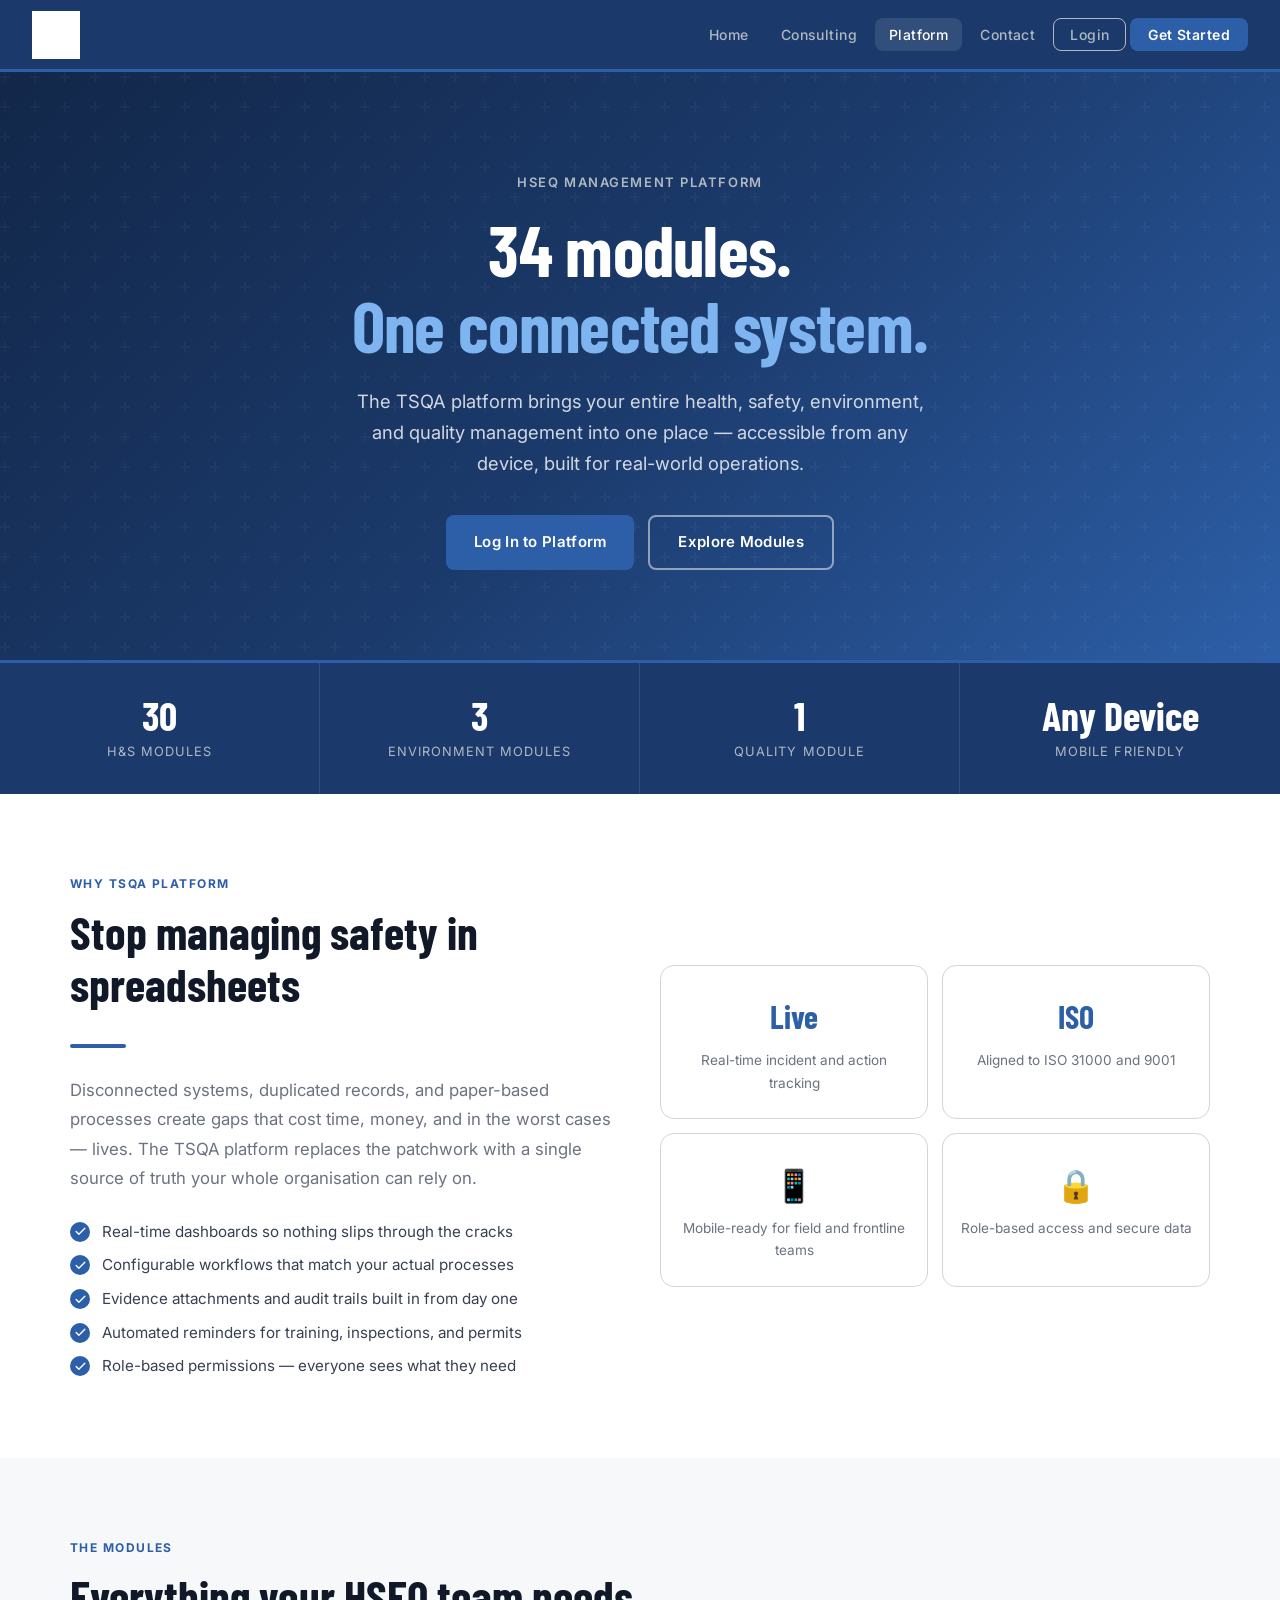
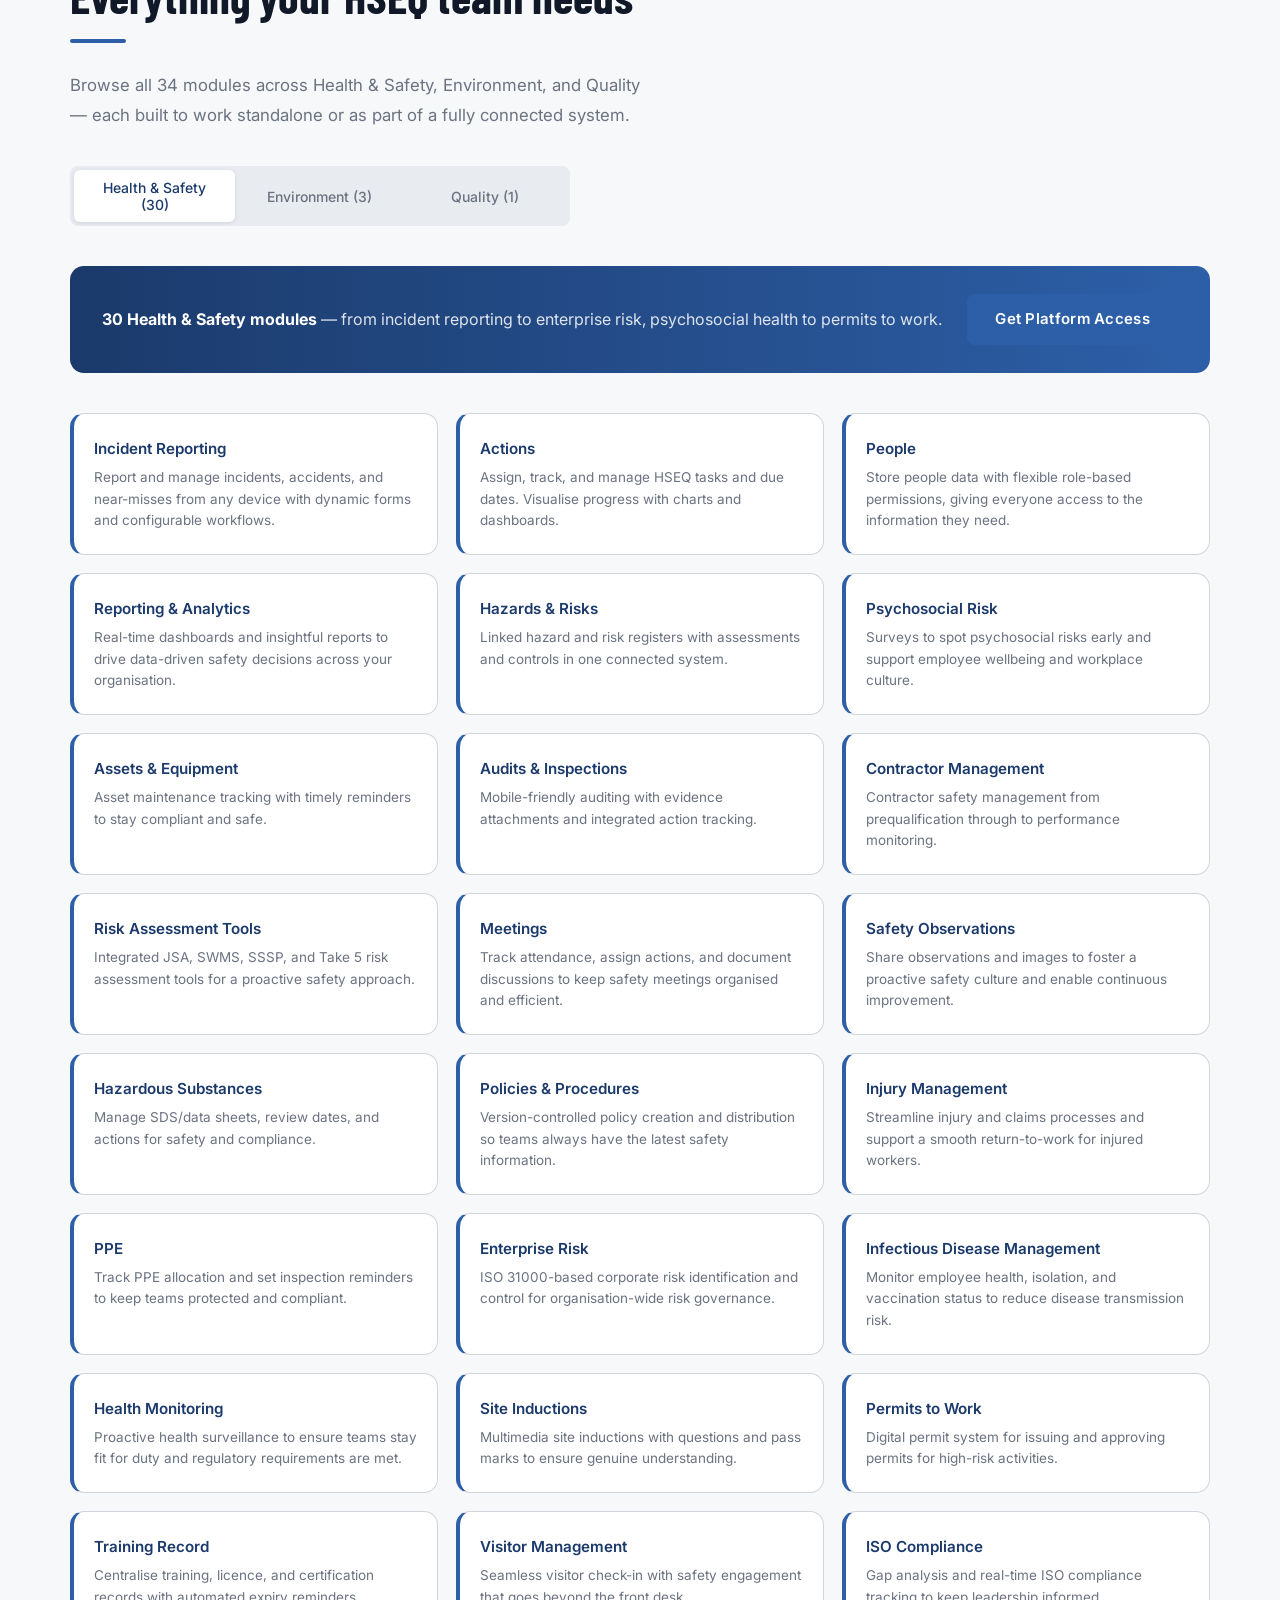
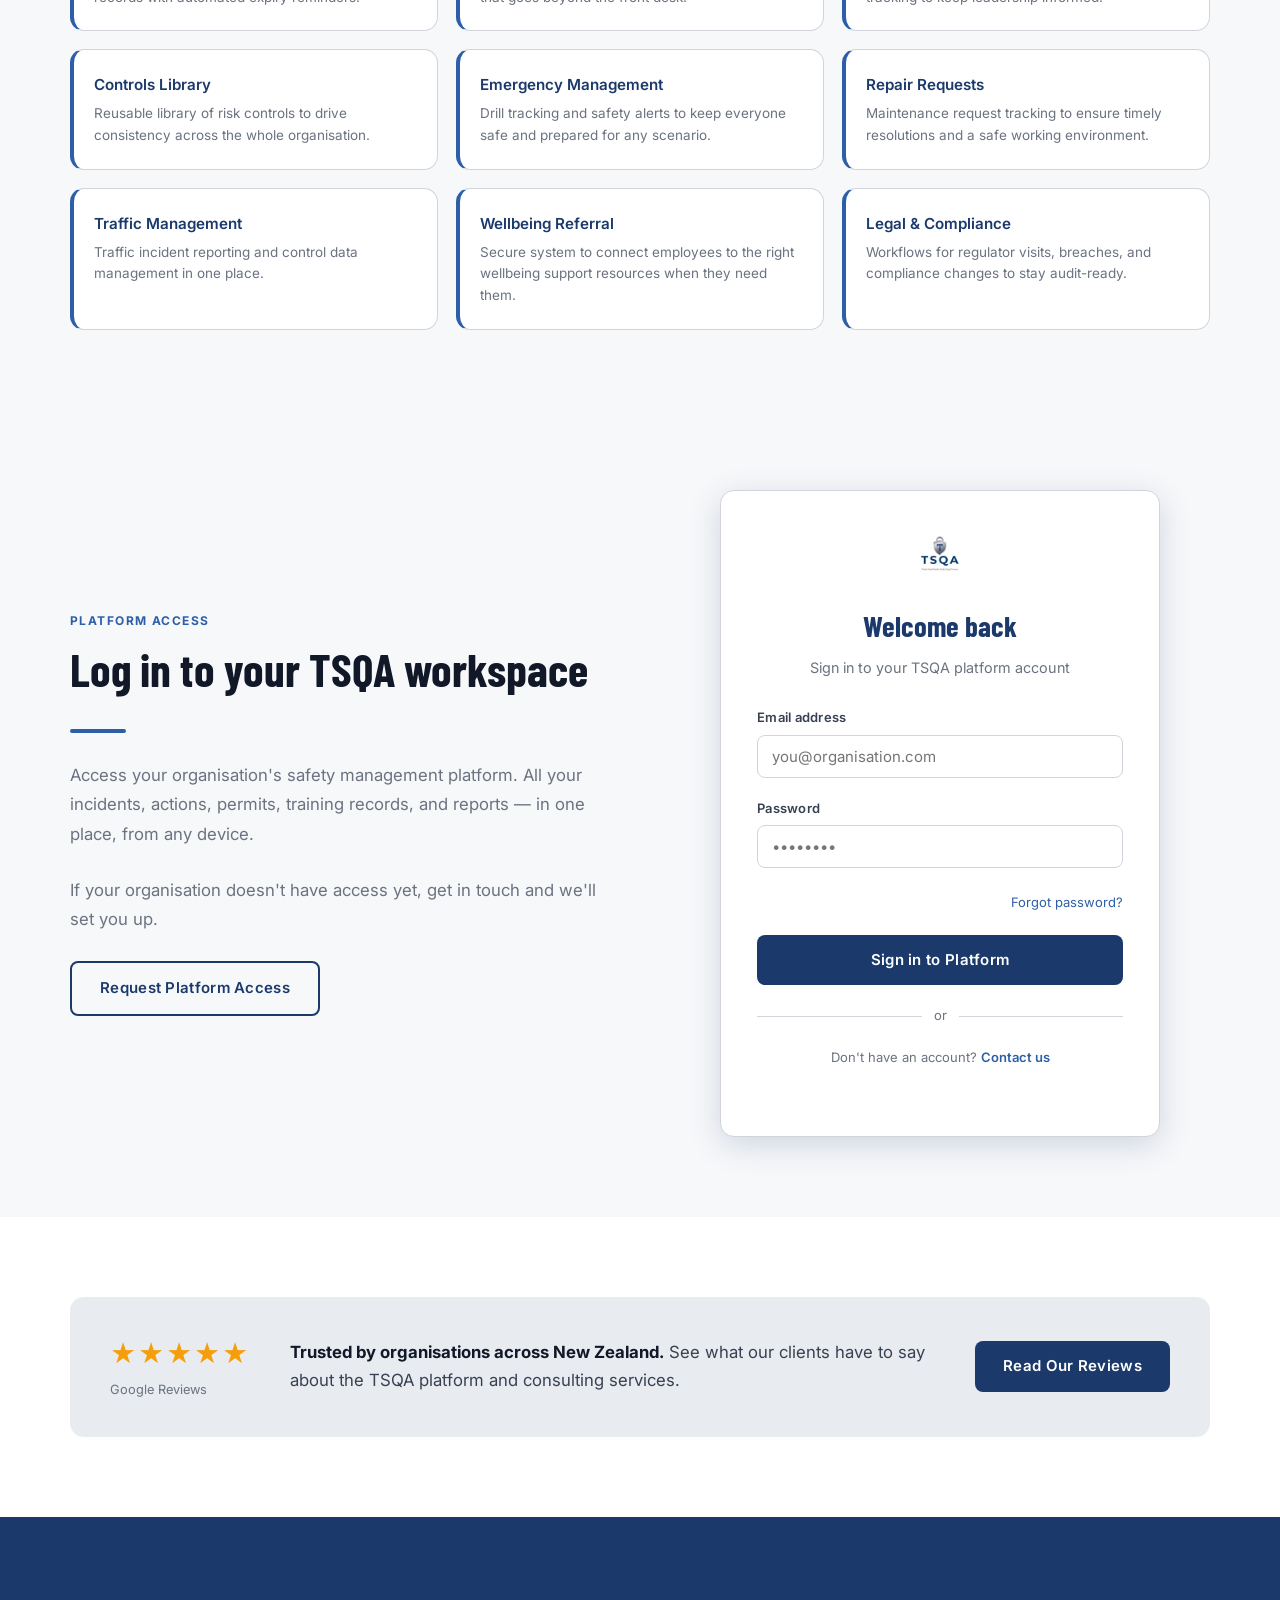
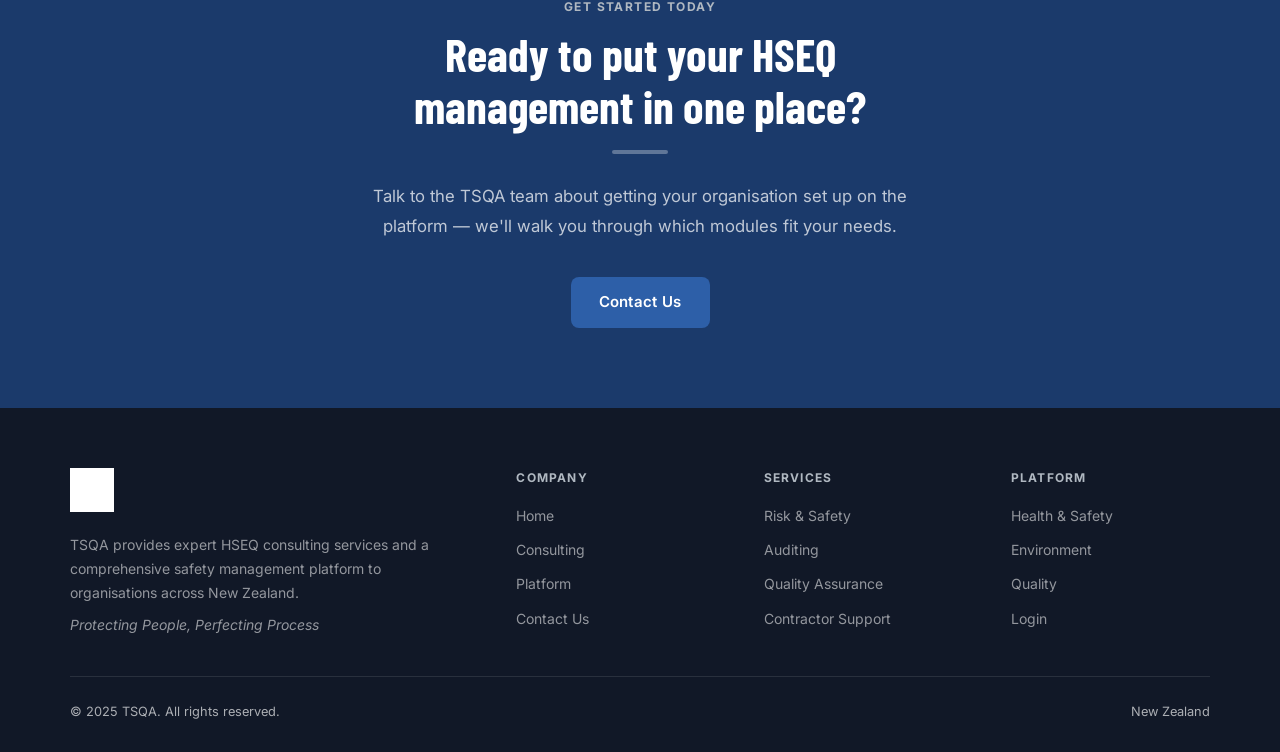
<file: platform.html>
<!DOCTYPE html>
<html lang="en">
<head>
  <meta charset="UTF-8" />
  <meta name="viewport" content="width=device-width, initial-scale=1.0" />
  <title>Software Platform — TSQA</title>
  <meta name="description" content="The TSQA platform: 34 HSEQ modules covering health, safety, environment, and quality — one connected system for your entire organisation." />
  <link rel="stylesheet" href="style.css" />
  <link rel="icon" type="image/png" href="logo.png" />
  <style>
    .module-grid { display: grid; grid-template-columns: repeat(auto-fit, minmax(300px, 1fr)); gap: 18px; }
    .login-card {
      background: var(--white);
      border: 1.5px solid var(--border);
      border-radius: var(--radius-lg);
      padding: 40px 36px;
      max-width: 440px;
      width: 100%;
      box-shadow: var(--shadow-lg);
    }
    .login-card h2 {
      font-family: var(--font-display);
      font-size: 1.8rem;
      font-weight: 700;
      color: var(--navy);
      margin-bottom: 6px;
    }
    .login-card p { font-size: 0.9rem; color: var(--muted); margin-bottom: 28px; }
    .login-card .btn { width: 100%; justify-content: center; }
    .login-divider {
      display: flex;
      align-items: center;
      gap: 12px;
      margin: 20px 0;
      color: var(--muted);
      font-size: 13px;
    }
    .login-divider::before,
    .login-divider::after {
      content: '';
      flex: 1;
      height: 1px;
      background: var(--border);
    }
    .tab-bar {
      display: flex;
      gap: 4px;
      background: var(--silver-light);
      padding: 4px;
      border-radius: var(--radius);
      margin-bottom: 40px;
      max-width: 500px;
    }
    .tab-btn {
      flex: 1;
      padding: 9px 16px;
      border: none;
      background: transparent;
      border-radius: 6px;
      font-family: var(--font-body);
      font-size: 14px;
      font-weight: 500;
      color: var(--muted);
      cursor: pointer;
      transition: all var(--transition);
    }
    .tab-btn.active {
      background: var(--white);
      color: var(--navy);
      box-shadow: 0 1px 4px rgba(0,0,0,0.10);
    }
    .tab-panel { display: none; }
    .tab-panel.active { display: block; }
    .highlight-strip {
      background: linear-gradient(90deg, var(--navy) 0%, var(--steel) 100%);
      border-radius: var(--radius-lg);
      padding: 28px 32px;
      display: flex;
      align-items: center;
      justify-content: space-between;
      gap: 24px;
      flex-wrap: wrap;
      margin-bottom: 40px;
    }
    .highlight-strip p { color: rgba(255,255,255,0.85); font-size: 1rem; margin: 0; }
    .highlight-strip strong { color: var(--white); }
  </style>
</head>
<body>

<!-- NAV -->
<nav>
  <a href="index.html" class="nav-logo">
    <img src="logo.png" alt="TSQA Logo" />
  </a>
  <button class="nav-toggle" id="navToggle" aria-label="Toggle menu">
    <span></span><span></span><span></span>
  </button>
  <ul class="nav-links" id="navLinks">
    <li><a href="index.html">Home</a></li>
    <li><a href="consulting.html">Consulting</a></li>
    <li><a href="platform.html" class="active">Platform</a></li>
    <li><a href="contact.html">Contact</a></li>
    <li><a href="#login" class="nav-login">Login</a></li>
    <li><a href="contact.html" class="nav-cta">Get Started</a></li>
  </ul>
</nav>

<!-- HERO -->
<section class="hero">
  <div class="hero-inner">
    <p class="hero-eyebrow">HSEQ Management Platform</p>
    <h1>34 modules.<br><em>One connected system.</em></h1>
    <p class="hero-sub">The TSQA platform brings your entire health, safety, environment, and quality management into one place — accessible from any device, built for real-world operations.</p>
    <div class="hero-actions">
      <a href="#login" class="btn btn-primary">Log In to Platform</a>
      <a href="#modules" class="btn btn-outline">Explore Modules</a>
    </div>
  </div>
</section>

<!-- STATS -->
<div class="stats-bar">
  <div class="stat-item">
    <div class="stat-num">30</div>
    <div class="stat-label">H&amp;S Modules</div>
  </div>
  <div class="stat-item">
    <div class="stat-num">3</div>
    <div class="stat-label">Environment Modules</div>
  </div>
  <div class="stat-item">
    <div class="stat-num">1</div>
    <div class="stat-label">Quality Module</div>
  </div>
  <div class="stat-item">
    <div class="stat-num">Any Device</div>
    <div class="stat-label">Mobile Friendly</div>
  </div>
</div>

<!-- PLATFORM OVERVIEW -->
<section class="section section-light">
  <div class="container">
    <div class="grid-2">
      <div class="split-text">
        <p class="section-label">Why TSQA Platform</p>
        <h2 class="section-title">Stop managing safety in spreadsheets</h2>
        <div class="divider"></div>
        <p class="section-body">Disconnected systems, duplicated records, and paper-based processes create gaps that cost time, money, and in the worst cases — lives. The TSQA platform replaces the patchwork with a single source of truth your whole organisation can rely on.</p>
        <br />
        <ul class="service-list">
          <li>Real-time dashboards so nothing slips through the cracks</li>
          <li>Configurable workflows that match your actual processes</li>
          <li>Evidence attachments and audit trails built in from day one</li>
          <li>Automated reminders for training, inspections, and permits</li>
          <li>Role-based permissions — everyone sees what they need</li>
        </ul>
      </div>
      <div style="display:grid; grid-template-columns:1fr 1fr; gap:14px; align-content:center;">
        <div class="card" style="text-align:center; padding:24px 16px;">
          <div style="font-family:var(--font-display);font-size:2rem;font-weight:700;color:var(--steel);margin-bottom:6px;">Live</div>
          <p style="font-size:0.85rem;">Real-time incident and action tracking</p>
        </div>
        <div class="card" style="text-align:center; padding:24px 16px;">
          <div style="font-family:var(--font-display);font-size:2rem;font-weight:700;color:var(--steel);margin-bottom:6px;">ISO</div>
          <p style="font-size:0.85rem;">Aligned to ISO 31000 and 9001</p>
        </div>
        <div class="card" style="text-align:center; padding:24px 16px;">
          <div style="font-family:var(--font-display);font-size:2rem;font-weight:700;color:var(--steel);margin-bottom:6px;">📱</div>
          <p style="font-size:0.85rem;">Mobile-ready for field and frontline teams</p>
        </div>
        <div class="card" style="text-align:center; padding:24px 16px;">
          <div style="font-family:var(--font-display);font-size:2rem;font-weight:700;color:var(--steel);margin-bottom:6px;">🔒</div>
          <p style="font-size:0.85rem;">Role-based access and secure data</p>
        </div>
      </div>
    </div>
  </div>
</section>

<!-- MODULE BROWSER -->
<section class="section section-grey" id="modules">
  <div class="container">
    <div style="margin-bottom:36px;">
      <p class="section-label">The Modules</p>
      <h2 class="section-title">Everything your HSEQ team needs</h2>
      <div class="divider"></div>
      <p class="section-body">Browse all 34 modules across Health &amp; Safety, Environment, and Quality — each built to work standalone or as part of a fully connected system.</p>
    </div>

    <div class="tab-bar">
      <button class="tab-btn active" onclick="switchTab('hs', this)">Health &amp; Safety (30)</button>
      <button class="tab-btn" onclick="switchTab('env', this)">Environment (3)</button>
      <button class="tab-btn" onclick="switchTab('qual', this)">Quality (1)</button>
    </div>

    <!-- H&S PANEL -->
    <div class="tab-panel active" id="tab-hs">
      <div class="highlight-strip">
        <p><strong>30 Health &amp; Safety modules</strong> — from incident reporting to enterprise risk, psychosocial health to permits to work.</p>
        <a href="contact.html" class="btn btn-primary" style="flex-shrink:0;">Get Platform Access</a>
      </div>
      <div class="module-grid" id="hs">
        <div class="module-card"><h4>Incident Reporting</h4><p>Report and manage incidents, accidents, and near-misses from any device with dynamic forms and configurable workflows.</p></div>
        <div class="module-card"><h4>Actions</h4><p>Assign, track, and manage HSEQ tasks and due dates. Visualise progress with charts and dashboards.</p></div>
        <div class="module-card"><h4>People</h4><p>Store people data with flexible role-based permissions, giving everyone access to the information they need.</p></div>
        <div class="module-card"><h4>Reporting &amp; Analytics</h4><p>Real-time dashboards and insightful reports to drive data-driven safety decisions across your organisation.</p></div>
        <div class="module-card"><h4>Hazards &amp; Risks</h4><p>Linked hazard and risk registers with assessments and controls in one connected system.</p></div>
        <div class="module-card"><h4>Psychosocial Risk</h4><p>Surveys to spot psychosocial risks early and support employee wellbeing and workplace culture.</p></div>
        <div class="module-card"><h4>Assets &amp; Equipment</h4><p>Asset maintenance tracking with timely reminders to stay compliant and safe.</p></div>
        <div class="module-card"><h4>Audits &amp; Inspections</h4><p>Mobile-friendly auditing with evidence attachments and integrated action tracking.</p></div>
        <div class="module-card"><h4>Contractor Management</h4><p>Contractor safety management from prequalification through to performance monitoring.</p></div>
        <div class="module-card"><h4>Risk Assessment Tools</h4><p>Integrated JSA, SWMS, SSSP, and Take 5 risk assessment tools for a proactive safety approach.</p></div>
        <div class="module-card"><h4>Meetings</h4><p>Track attendance, assign actions, and document discussions to keep safety meetings organised and efficient.</p></div>
        <div class="module-card"><h4>Safety Observations</h4><p>Share observations and images to foster a proactive safety culture and enable continuous improvement.</p></div>
        <div class="module-card"><h4>Hazardous Substances</h4><p>Manage SDS/data sheets, review dates, and actions for safety and compliance.</p></div>
        <div class="module-card"><h4>Policies &amp; Procedures</h4><p>Version-controlled policy creation and distribution so teams always have the latest safety information.</p></div>
        <div class="module-card"><h4>Injury Management</h4><p>Streamline injury and claims processes and support a smooth return-to-work for injured workers.</p></div>
        <div class="module-card"><h4>PPE</h4><p>Track PPE allocation and set inspection reminders to keep teams protected and compliant.</p></div>
        <div class="module-card"><h4>Enterprise Risk</h4><p>ISO 31000-based corporate risk identification and control for organisation-wide risk governance.</p></div>
        <div class="module-card"><h4>Infectious Disease Management</h4><p>Monitor employee health, isolation, and vaccination status to reduce disease transmission risk.</p></div>
        <div class="module-card"><h4>Health Monitoring</h4><p>Proactive health surveillance to ensure teams stay fit for duty and regulatory requirements are met.</p></div>
        <div class="module-card"><h4>Site Inductions</h4><p>Multimedia site inductions with questions and pass marks to ensure genuine understanding.</p></div>
        <div class="module-card"><h4>Permits to Work</h4><p>Digital permit system for issuing and approving permits for high-risk activities.</p></div>
        <div class="module-card"><h4>Training Record</h4><p>Centralise training, licence, and certification records with automated expiry reminders.</p></div>
        <div class="module-card"><h4>Visitor Management</h4><p>Seamless visitor check-in with safety engagement that goes beyond the front desk.</p></div>
        <div class="module-card"><h4>ISO Compliance</h4><p>Gap analysis and real-time ISO compliance tracking to keep leadership informed.</p></div>
        <div class="module-card"><h4>Controls Library</h4><p>Reusable library of risk controls to drive consistency across the whole organisation.</p></div>
        <div class="module-card"><h4>Emergency Management</h4><p>Drill tracking and safety alerts to keep everyone safe and prepared for any scenario.</p></div>
        <div class="module-card"><h4>Repair Requests</h4><p>Maintenance request tracking to ensure timely resolutions and a safe working environment.</p></div>
        <div class="module-card"><h4>Traffic Management</h4><p>Traffic incident reporting and control data management in one place.</p></div>
        <div class="module-card"><h4>Wellbeing Referral</h4><p>Secure system to connect employees to the right wellbeing support resources when they need them.</p></div>
        <div class="module-card"><h4>Legal &amp; Compliance</h4><p>Workflows for regulator visits, breaches, and compliance changes to stay audit-ready.</p></div>
      </div>
    </div>

    <!-- ENVIRONMENT PANEL -->
    <div class="tab-panel" id="tab-env">
      <div class="highlight-strip">
        <p><strong>3 Environment modules</strong> — regulatory consents, carbon tracking, and transport chain of responsibility management.</p>
        <a href="contact.html" class="btn btn-primary" style="flex-shrink:0;">Get Platform Access</a>
      </div>
      <div class="module-grid" id="env">
        <div class="module-card"><h4>Consents</h4><p>Submit, track, and manage regulatory consent applications with confidence — full audit trail from application to approval.</p></div>
        <div class="module-card"><h4>Emissions Calculator</h4><p>Track and manage carbon emissions to pursue sustainability goals and meet regulatory compliance requirements.</p></div>
        <div class="module-card"><h4>Chain of Responsibility (CoR)</h4><p>Transport safety and supply chain compliance management to meet your CoR obligations under New Zealand law.</p></div>
      </div>
    </div>

    <!-- QUALITY PANEL -->
    <div class="tab-panel" id="tab-qual">
      <div class="highlight-strip">
        <p><strong>1 Quality module</strong> — non-conformance management to drive continuous quality improvement.</p>
        <a href="contact.html" class="btn btn-primary" style="flex-shrink:0;">Get Platform Access</a>
      </div>
      <div class="module-grid" id="qual">
        <div class="module-card"><h4>Product Non-Conformance</h4><p>Log quality issues, analyse trends, and implement preventive measures to drive continuous quality improvement across your operations.</p></div>
      </div>
    </div>
  </div>
</section>

<!-- LOGIN SECTION -->
<section class="section section-grey" id="login">
  <div class="container">
    <div class="grid-2" style="gap:60px; align-items:center;">
      <div class="split-text">
        <p class="section-label">Platform Access</p>
        <h2 class="section-title">Log in to your TSQA workspace</h2>
        <div class="divider"></div>
        <p class="section-body">Access your organisation's safety management platform. All your incidents, actions, permits, training records, and reports — in one place, from any device.</p>
        <br />
        <p class="section-body">If your organisation doesn't have access yet, get in touch and we'll set you up.</p>
        <br />
        <a href="contact.html" class="btn btn-dark-outline" style="align-self:flex-start;">Request Platform Access</a>
      </div>
      <div style="display:flex; justify-content:center;">
        <div class="login-card">
          <div style="text-align:center; margin-bottom:24px;">
            <img src="logo.png" alt="TSQA" style="height:52px; width:auto; margin-bottom:12px;" />
            <h2>Welcome back</h2>
            <p>Sign in to your TSQA platform account</p>
          </div>
          <div class="form-group">
            <label for="login-email">Email address</label>
            <input type="email" id="login-email" placeholder="you@organisation.com" />
          </div>
          <div class="form-group">
            <label for="login-pass">Password</label>
            <input type="password" id="login-pass" placeholder="••••••••" />
          </div>
          <div style="text-align:right; margin-bottom:20px;">
            <a href="#" style="font-size:13px; color:var(--steel); text-decoration:none;">Forgot password?</a>
          </div>
          <!-- Replace href with your actual platform login URL -->
          <a href="#" class="btn btn-navy" style="width:100%; justify-content:center; display:flex;">Sign in to Platform</a>
          <div class="login-divider">or</div>
          <p style="text-align:center; font-size:13px; color:var(--muted);">Don't have an account? <a href="contact.html" style="color:var(--steel); text-decoration:none; font-weight:600;">Contact us</a></p>
        </div>
      </div>
    </div>
  </div>
</section>

<!-- REVIEWS -->
<section class="section section-light">
  <div class="container">
    <div class="review-banner">
      <div>
        <div class="review-stars">★★★★★</div>
        <p style="font-size:0.8rem;color:var(--muted);margin-top:4px;">Google Reviews</p>
      </div>
      <div class="review-text">
        <p><strong>Trusted by organisations across New Zealand.</strong> See what our clients have to say about the TSQA platform and consulting services.</p>
      </div>
      <a href="https://www.google.com/search?q=TSQA+reviews" target="_blank" rel="noopener" class="btn btn-navy">Read Our Reviews</a>
    </div>
  </div>
</section>

<!-- CTA -->
<section class="section section-navy">
  <div class="container" style="text-align:center;">
    <p class="section-label on-dark" style="text-align:center;">Get started today</p>
    <h2 class="section-title on-dark" style="text-align:center; max-width:600px; margin:0 auto 16px;">Ready to put your HSEQ management in one place?</h2>
    <div class="divider center" style="background:rgba(255,255,255,0.3);"></div>
    <p class="section-body on-dark" style="margin:0 auto 36px; text-align:center;">Talk to the TSQA team about getting your organisation set up on the platform — we'll walk you through which modules fit your needs.</p>
    <a href="contact.html" class="btn btn-primary">Contact Us</a>
  </div>
</section>

<!-- FOOTER -->
<footer>
  <div class="footer-grid">
    <div class="footer-brand">
      <img src="logo.png" alt="TSQA" />
      <p>TSQA provides expert HSEQ consulting services and a comprehensive safety management platform to organisations across New Zealand.</p>
      <p class="footer-tagline">Protecting People, Perfecting Process</p>
    </div>
    <div class="footer-col">
      <h4>Company</h4>
      <ul>
        <li><a href="index.html">Home</a></li>
        <li><a href="consulting.html">Consulting</a></li>
        <li><a href="platform.html">Platform</a></li>
        <li><a href="contact.html">Contact Us</a></li>
      </ul>
    </div>
    <div class="footer-col">
      <h4>Services</h4>
      <ul>
        <li><a href="consulting.html#risk">Risk &amp; Safety</a></li>
        <li><a href="consulting.html#auditing">Auditing</a></li>
        <li><a href="consulting.html#quality">Quality Assurance</a></li>
        <li><a href="consulting.html#contractor">Contractor Support</a></li>
      </ul>
    </div>
    <div class="footer-col">
      <h4>Platform</h4>
      <ul>
        <li><a href="#hs">Health &amp; Safety</a></li>
        <li><a href="#env">Environment</a></li>
        <li><a href="#qual">Quality</a></li>
        <li><a href="#login">Login</a></li>
      </ul>
    </div>
  </div>
  <div class="footer-bottom">
    <span>&copy; 2025 TSQA. All rights reserved.</span>
    <span>New Zealand</span>
  </div>
</footer>

<script>
  const toggle = document.getElementById('navToggle');
  const links = document.getElementById('navLinks');
  toggle.addEventListener('click', () => links.classList.toggle('open'));

  function switchTab(id, btn) {
    document.querySelectorAll('.tab-panel').forEach(p => p.classList.remove('active'));
    document.querySelectorAll('.tab-btn').forEach(b => b.classList.remove('active'));
    document.getElementById('tab-' + id).classList.add('active');
    btn.classList.add('active');
  }
</script>

</body>
</html>
</file>
<file: style.css>
/* TSQA — Global Stylesheet */
/* Palette: Navy #1B3A6B | Steel Blue #2D5FA8 | Silver #B0B8C1 | White #FFFFFF | Dark #111827 */

@import url('https://fonts.googleapis.com/css2?family=Inter:wght@400;500;600;700&family=Barlow+Condensed:wght@600;700&display=swap');

*, *::before, *::after { box-sizing: border-box; margin: 0; padding: 0; }

:root {
  --navy:       #1B3A6B;
  --navy-dark:  #122749;
  --navy-light: #243F7A;
  --steel:      #2D5FA8;
  --steel-light:#4478C8;
  --silver:     #B0B8C1;
  --silver-light:#E8ECF0;
  --white:      #FFFFFF;
  --dark:       #111827;
  --mid:        #374151;
  --muted:      #6B7280;
  --border:     #D1D5DB;
  --radius:     8px;
  --radius-lg:  14px;
  --shadow:     0 2px 12px rgba(27,58,107,0.10);
  --shadow-lg:  0 8px 32px rgba(27,58,107,0.18);
  --transition: 0.2s ease;
  --font-display: 'Barlow Condensed', sans-serif;
  --font-body:    'Inter', sans-serif;
}

html { scroll-behavior: smooth; }

body {
  font-family: var(--font-body);
  color: var(--dark);
  background: var(--white);
  font-size: 16px;
  line-height: 1.65;
  -webkit-font-smoothing: antialiased;
}

/* ── NAV ── */
nav {
  position: sticky;
  top: 0;
  z-index: 100;
  background: var(--navy);
  border-bottom: 3px solid var(--steel);
  padding: 0 2rem;
  display: flex;
  align-items: center;
  justify-content: space-between;
  height: 72px;
}

.nav-logo {
  display: flex;
  align-items: center;
  gap: 12px;
  text-decoration: none;
}

.nav-logo img {
  height: 48px;
  width: auto;
  filter: brightness(0) invert(1);
}

.nav-links {
  display: flex;
  align-items: center;
  gap: 4px;
  list-style: none;
}

.nav-links a {
  color: var(--silver);
  text-decoration: none;
  font-size: 14px;
  font-weight: 500;
  letter-spacing: 0.03em;
  padding: 8px 14px;
  border-radius: var(--radius);
  transition: color var(--transition), background var(--transition);
}

.nav-links a:hover,
.nav-links a.active {
  color: var(--white);
  background: rgba(255,255,255,0.10);
}

.nav-cta {
  background: var(--steel) !important;
  color: var(--white) !important;
  border-radius: var(--radius) !important;
  padding: 8px 18px !important;
  font-weight: 600 !important;
  transition: background var(--transition) !important;
}

.nav-cta:hover {
  background: var(--steel-light) !important;
}

.nav-login {
  border: 1.5px solid var(--silver) !important;
  color: var(--silver) !important;
  border-radius: var(--radius) !important;
  padding: 7px 16px !important;
  font-weight: 500 !important;
  transition: border-color var(--transition), color var(--transition) !important;
}

.nav-login:hover {
  border-color: var(--white) !important;
  color: var(--white) !important;
  background: transparent !important;
}

/* Hamburger */
.nav-toggle {
  display: none;
  flex-direction: column;
  gap: 5px;
  cursor: pointer;
  background: none;
  border: none;
  padding: 8px;
}
.nav-toggle span {
  display: block;
  width: 24px;
  height: 2px;
  background: var(--white);
  border-radius: 2px;
  transition: transform var(--transition), opacity var(--transition);
}

/* ── HERO ── */
.hero {
  background: linear-gradient(135deg, var(--navy-dark) 0%, var(--navy) 50%, var(--steel) 100%);
  color: var(--white);
  padding: 100px 2rem 90px;
  text-align: center;
  position: relative;
  overflow: hidden;
}

.hero::before {
  content: '';
  position: absolute;
  inset: 0;
  background: url("data:image/svg+xml,%3Csvg width='60' height='60' viewBox='0 0 60 60' xmlns='http://www.w3.org/2000/svg'%3E%3Cg fill='none' fill-rule='evenodd'%3E%3Cg fill='%23ffffff' fill-opacity='0.03'%3E%3Cpath d='M36 34v-4h-2v4h-4v2h4v4h2v-4h4v-2h-4zm0-30V0h-2v4h-4v2h4v4h2V6h4V4h-4zM6 34v-4H4v4H0v2h4v4h2v-4h4v-2H6zM6 4V0H4v4H0v2h4v4h2V6h4V4H6z'/%3E%3C/g%3E%3C/g%3E%3C/svg%3E");
}

.hero-inner {
  position: relative;
  max-width: 800px;
  margin: 0 auto;
}

.hero-eyebrow {
  font-size: 13px;
  font-weight: 600;
  letter-spacing: 0.12em;
  text-transform: uppercase;
  color: var(--silver);
  margin-bottom: 18px;
}

.hero h1 {
  font-family: var(--font-display);
  font-size: clamp(2.6rem, 6vw, 4.4rem);
  font-weight: 700;
  line-height: 1.08;
  letter-spacing: -0.01em;
  margin-bottom: 22px;
}

.hero h1 em {
  font-style: normal;
  color: #7EB4F0;
}

.hero-sub {
  font-size: 1.15rem;
  color: rgba(255,255,255,0.80);
  max-width: 580px;
  margin: 0 auto 36px;
  line-height: 1.7;
}

.hero-actions {
  display: flex;
  gap: 14px;
  justify-content: center;
  flex-wrap: wrap;
}

/* ── BUTTONS ── */
.btn {
  display: inline-flex;
  align-items: center;
  gap: 8px;
  font-family: var(--font-body);
  font-size: 15px;
  font-weight: 600;
  padding: 13px 28px;
  border-radius: var(--radius);
  text-decoration: none;
  cursor: pointer;
  border: none;
  transition: all var(--transition);
  letter-spacing: 0.02em;
}

.btn-primary {
  background: var(--steel);
  color: var(--white);
}
.btn-primary:hover { background: var(--steel-light); transform: translateY(-1px); }

.btn-outline {
  background: transparent;
  color: var(--white);
  border: 2px solid rgba(255,255,255,0.5);
}
.btn-outline:hover { border-color: var(--white); background: rgba(255,255,255,0.08); }

.btn-navy {
  background: var(--navy);
  color: var(--white);
}
.btn-navy:hover { background: var(--navy-dark); transform: translateY(-1px); }

.btn-dark-outline {
  background: transparent;
  color: var(--navy);
  border: 2px solid var(--navy);
}
.btn-dark-outline:hover { background: var(--navy); color: var(--white); }

/* ── SECTIONS ── */
.section {
  padding: 80px 2rem;
}

.section-light { background: var(--white); }
.section-grey  { background: #F7F8FA; }
.section-navy  { background: var(--navy); color: var(--white); }
.section-dark  { background: var(--dark); color: var(--white); }

.container {
  max-width: 1140px;
  margin: 0 auto;
}

.section-label {
  font-size: 12px;
  font-weight: 700;
  letter-spacing: 0.12em;
  text-transform: uppercase;
  color: var(--steel);
  margin-bottom: 12px;
}

.section-label.on-dark { color: var(--silver); }

.section-title {
  font-family: var(--font-display);
  font-size: clamp(1.9rem, 4vw, 2.9rem);
  font-weight: 700;
  line-height: 1.12;
  color: var(--dark);
  margin-bottom: 16px;
}

.section-title.on-dark { color: var(--white); }

.section-body {
  font-size: 1.05rem;
  color: var(--muted);
  max-width: 580px;
  line-height: 1.75;
}

.section-body.on-dark { color: rgba(255,255,255,0.72); }

/* ── GRID ── */
.grid-2 { display: grid; grid-template-columns: repeat(auto-fit, minmax(480px, 1fr)); gap: 40px; align-items: center; }
.grid-3 { display: grid; grid-template-columns: repeat(auto-fit, minmax(280px, 1fr)); gap: 28px; }
.grid-4 { display: grid; grid-template-columns: repeat(auto-fit, minmax(220px, 1fr)); gap: 24px; }

/* ── CARDS ── */
.card {
  background: var(--white);
  border: 1px solid var(--border);
  border-radius: var(--radius-lg);
  padding: 28px 26px;
  transition: box-shadow var(--transition), transform var(--transition);
}
.card:hover {
  box-shadow: var(--shadow-lg);
  transform: translateY(-3px);
}

.card-icon {
  width: 52px;
  height: 52px;
  border-radius: 12px;
  background: #EBF1FA;
  display: flex;
  align-items: center;
  justify-content: center;
  margin-bottom: 18px;
}
.card-icon svg { width: 26px; height: 26px; stroke: var(--steel); stroke-width: 1.8; fill: none; }

.card h3 {
  font-size: 1.05rem;
  font-weight: 600;
  color: var(--dark);
  margin-bottom: 8px;
}

.card p {
  font-size: 0.9rem;
  color: var(--muted);
  line-height: 1.65;
}

/* Module cards (platform page) */
.module-card {
  background: var(--white);
  border: 1px solid var(--border);
  border-radius: var(--radius-lg);
  padding: 22px 20px;
  border-left: 4px solid var(--steel);
  transition: box-shadow var(--transition), transform var(--transition);
}
.module-card:hover {
  box-shadow: var(--shadow);
  transform: translateY(-2px);
}
.module-card h4 {
  font-size: 0.95rem;
  font-weight: 600;
  color: var(--navy);
  margin-bottom: 6px;
}
.module-card p {
  font-size: 0.845rem;
  color: var(--muted);
  line-height: 1.6;
}

/* ── STATS BAR ── */
.stats-bar {
  display: grid;
  grid-template-columns: repeat(auto-fit, minmax(160px, 1fr));
  gap: 0;
  background: var(--navy);
  border-top: 3px solid var(--steel);
}
.stat-item {
  padding: 32px 24px;
  text-align: center;
  border-right: 1px solid rgba(255,255,255,0.10);
}
.stat-item:last-child { border-right: none; }
.stat-num {
  font-family: var(--font-display);
  font-size: 2.5rem;
  font-weight: 700;
  color: var(--white);
  line-height: 1;
}
.stat-label {
  font-size: 0.8rem;
  color: var(--silver);
  text-transform: uppercase;
  letter-spacing: 0.08em;
  margin-top: 6px;
}

/* ── SERVICE LIST ── */
.service-list {
  list-style: none;
  display: flex;
  flex-direction: column;
  gap: 10px;
}
.service-list li {
  display: flex;
  align-items: flex-start;
  gap: 12px;
  font-size: 0.95rem;
  color: var(--mid);
  line-height: 1.55;
}
.service-list li::before {
  content: '';
  flex-shrink: 0;
  width: 20px;
  height: 20px;
  margin-top: 2px;
  background: var(--steel);
  border-radius: 50%;
  background-image: url("data:image/svg+xml,%3Csvg xmlns='http://www.w3.org/2000/svg' viewBox='0 0 24 24' fill='none' stroke='white' stroke-width='2.5' stroke-linecap='round' stroke-linejoin='round'%3E%3Cpolyline points='20 6 9 17 4 12'/%3E%3C/svg%3E");
  background-size: 13px;
  background-repeat: no-repeat;
  background-position: center;
}

/* ── PILLAR BLOCKS ── */
.pillar {
  padding: 36px 32px;
  border-radius: var(--radius-lg);
  background: var(--navy);
  color: var(--white);
  position: relative;
  overflow: hidden;
}
.pillar::after {
  content: '';
  position: absolute;
  bottom: -20px;
  right: -20px;
  width: 100px;
  height: 100px;
  border-radius: 50%;
  background: rgba(255,255,255,0.04);
}
.pillar h3 {
  font-family: var(--font-display);
  font-size: 1.35rem;
  font-weight: 700;
  margin-bottom: 10px;
  color: var(--white);
}
.pillar p { font-size: 0.9rem; color: rgba(255,255,255,0.72); }

/* ── MODULE CATEGORY HEADER ── */
.cat-header {
  display: flex;
  align-items: center;
  gap: 14px;
  margin-bottom: 28px;
  padding-bottom: 14px;
  border-bottom: 2px solid var(--silver-light);
}
.cat-badge {
  background: var(--navy);
  color: var(--white);
  font-size: 11px;
  font-weight: 700;
  letter-spacing: 0.1em;
  text-transform: uppercase;
  padding: 5px 12px;
  border-radius: 20px;
}
.cat-title {
  font-family: var(--font-display);
  font-size: 1.5rem;
  font-weight: 700;
  color: var(--dark);
}

/* ── CONTACT FORM ── */
.form-group {
  display: flex;
  flex-direction: column;
  gap: 6px;
  margin-bottom: 20px;
}
.form-group label {
  font-size: 13px;
  font-weight: 600;
  color: var(--mid);
  letter-spacing: 0.02em;
}
.form-group input,
.form-group textarea,
.form-group select {
  font-family: var(--font-body);
  font-size: 15px;
  padding: 11px 14px;
  border: 1.5px solid var(--border);
  border-radius: var(--radius);
  color: var(--dark);
  background: var(--white);
  transition: border-color var(--transition), box-shadow var(--transition);
  width: 100%;
}
.form-group input:focus,
.form-group textarea:focus,
.form-group select:focus {
  outline: none;
  border-color: var(--steel);
  box-shadow: 0 0 0 3px rgba(45,95,168,0.12);
}
.form-group textarea { resize: vertical; min-height: 130px; }

.checkbox-group {
  display: flex;
  flex-direction: column;
  gap: 10px;
}
.checkbox-item {
  display: flex;
  align-items: center;
  gap: 10px;
  cursor: pointer;
  font-size: 15px;
  color: var(--mid);
}
.checkbox-item input[type="checkbox"] {
  width: 18px;
  height: 18px;
  accent-color: var(--steel);
  cursor: pointer;
  flex-shrink: 0;
}

.form-row { display: grid; grid-template-columns: 1fr 1fr; gap: 20px; }

/* ── TESTIMONIAL / REVIEW BANNER ── */
.review-banner {
  background: var(--silver-light);
  border-radius: var(--radius-lg);
  padding: 36px 40px;
  display: flex;
  align-items: center;
  gap: 40px;
  flex-wrap: wrap;
}
.review-stars {
  font-size: 1.6rem;
  letter-spacing: 2px;
  color: #F59E0B;
}
.review-text { flex: 1; }
.review-text p { font-size: 1.05rem; color: var(--mid); }
.review-text strong { color: var(--dark); }

/* ── FOOTER ── */
footer {
  background: var(--dark);
  color: rgba(255,255,255,0.65);
  padding: 60px 2rem 30px;
}
.footer-grid {
  max-width: 1140px;
  margin: 0 auto;
  display: grid;
  grid-template-columns: 2fr 1fr 1fr 1fr;
  gap: 48px;
  padding-bottom: 40px;
  border-bottom: 1px solid rgba(255,255,255,0.10);
}
.footer-brand img {
  height: 44px;
  filter: brightness(0) invert(1);
  margin-bottom: 14px;
}
.footer-brand p {
  font-size: 0.875rem;
  line-height: 1.7;
  color: rgba(255,255,255,0.55);
}
.footer-tagline {
  font-size: 0.8rem;
  font-style: italic;
  color: var(--silver);
  margin-top: 8px;
}
.footer-col h4 {
  font-size: 12px;
  font-weight: 700;
  letter-spacing: 0.1em;
  text-transform: uppercase;
  color: var(--silver);
  margin-bottom: 14px;
}
.footer-col ul { list-style: none; display: flex; flex-direction: column; gap: 8px; }
.footer-col ul li a {
  font-size: 0.875rem;
  color: rgba(255,255,255,0.55);
  text-decoration: none;
  transition: color var(--transition);
}
.footer-col ul li a:hover { color: var(--white); }
.footer-bottom {
  max-width: 1140px;
  margin: 24px auto 0;
  display: flex;
  justify-content: space-between;
  align-items: center;
  font-size: 0.8rem;
  flex-wrap: wrap;
  gap: 12px;
}

/* ── BADGE / TAG ── */
.badge {
  display: inline-block;
  font-size: 11px;
  font-weight: 700;
  letter-spacing: 0.08em;
  text-transform: uppercase;
  padding: 4px 10px;
  border-radius: 20px;
  background: #EBF1FA;
  color: var(--steel);
}
.badge-green { background: #EDFBF3; color: #15803D; }

/* ── DIVIDER ── */
.divider { width: 56px; height: 4px; background: var(--steel); border-radius: 2px; margin: 18px 0 28px; }
.divider.center { margin: 18px auto 28px; }

/* ── SPLIT LAYOUT ── */
.split-text { display: flex; flex-direction: column; justify-content: center; }
.split-img {
  border-radius: var(--radius-lg);
  overflow: hidden;
  background: linear-gradient(135deg, var(--navy) 0%, var(--steel) 100%);
  min-height: 380px;
  display: flex;
  align-items: center;
  justify-content: center;
  padding: 40px;
}
.shield-graphic {
  text-align: center;
}
.shield-graphic svg {
  width: 160px;
  height: auto;
  filter: drop-shadow(0 8px 32px rgba(0,0,0,0.3));
}

/* ── RESPONSIVE ── */
@media (max-width: 900px) {
  .grid-2 { grid-template-columns: 1fr; }
  .footer-grid { grid-template-columns: 1fr 1fr; }
}

@media (max-width: 640px) {
  nav { padding: 0 1.2rem; }
  .nav-links { display: none; flex-direction: column; position: absolute; top: 72px; left: 0; right: 0; background: var(--navy-dark); padding: 1rem; gap: 4px; border-bottom: 2px solid var(--steel); }
  .nav-links.open { display: flex; }
  .nav-toggle { display: flex; }
  .hero { padding: 64px 1.2rem 56px; }
  .section { padding: 56px 1.2rem; }
  .form-row { grid-template-columns: 1fr; }
  .footer-grid { grid-template-columns: 1fr; gap: 28px; }
  .stats-bar { grid-template-columns: 1fr 1fr; }
  .stat-item { border-right: none; border-bottom: 1px solid rgba(255,255,255,0.10); }
}
</file>
